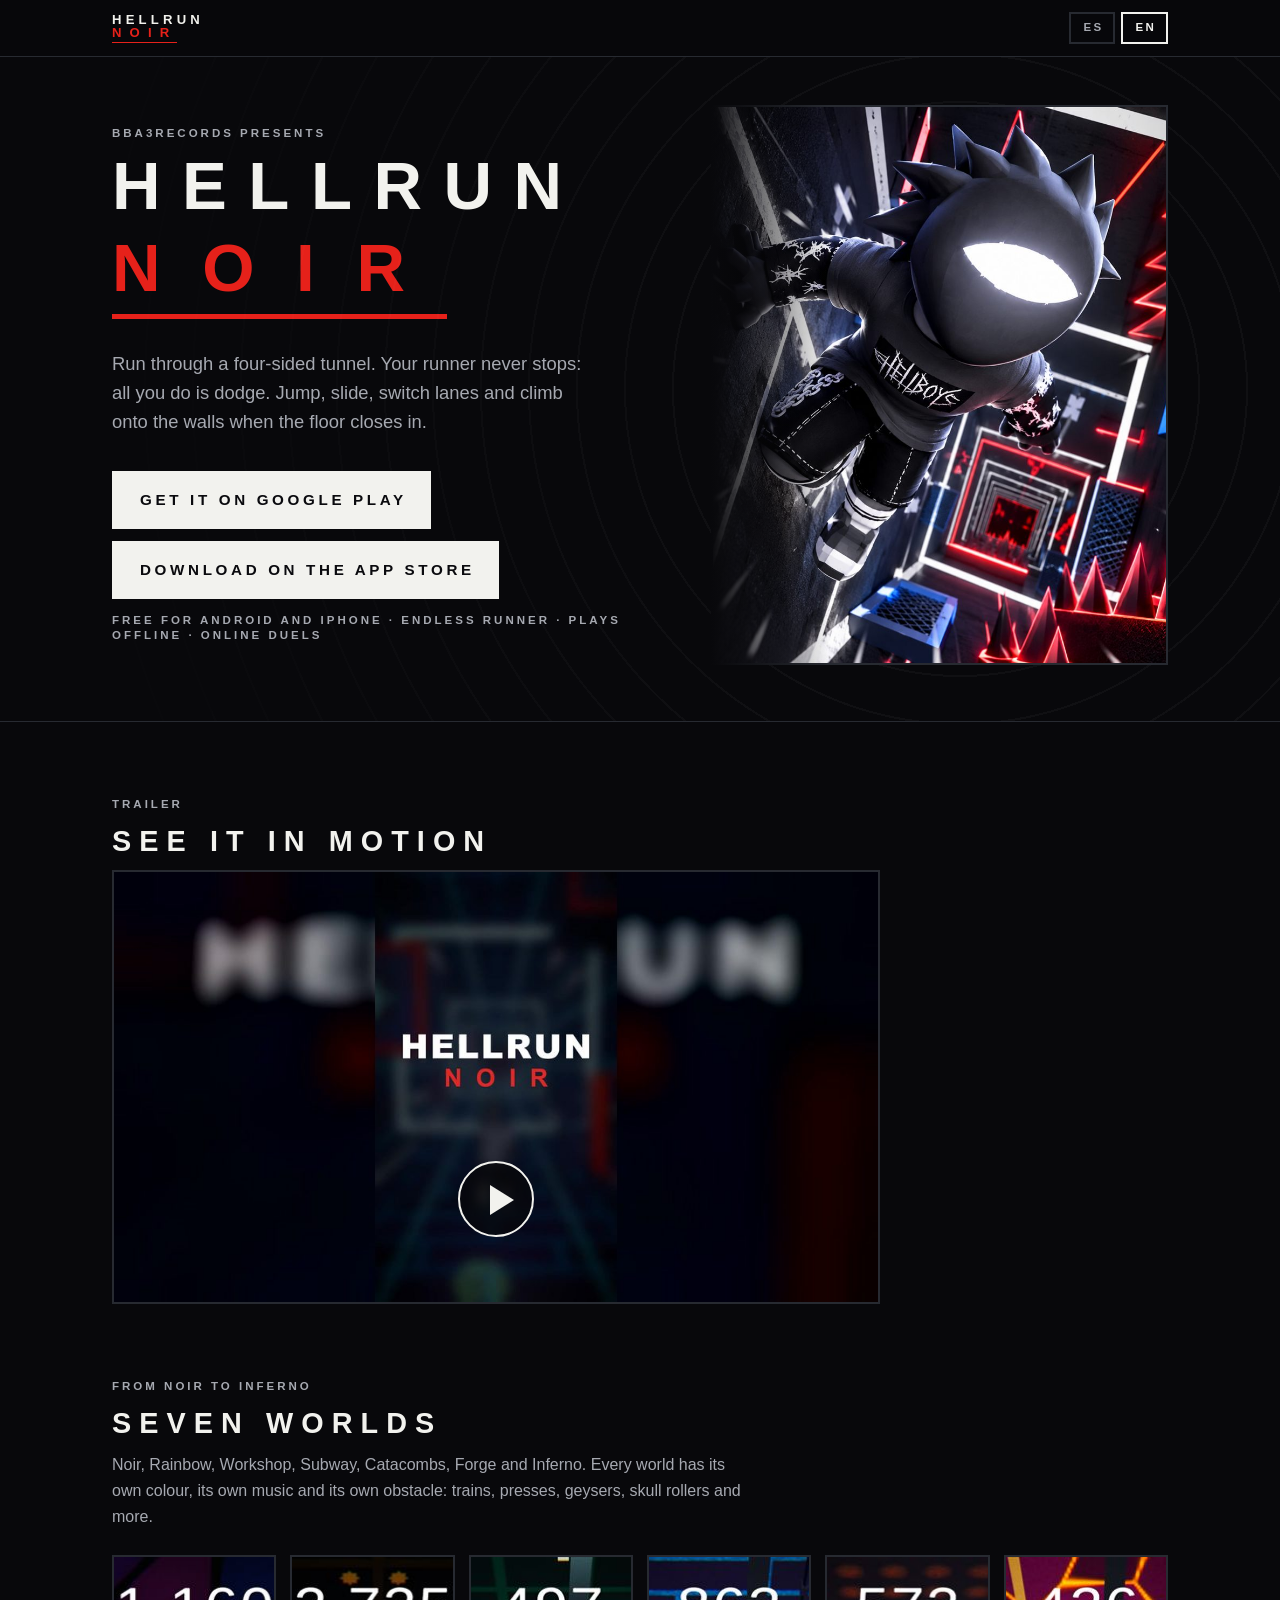
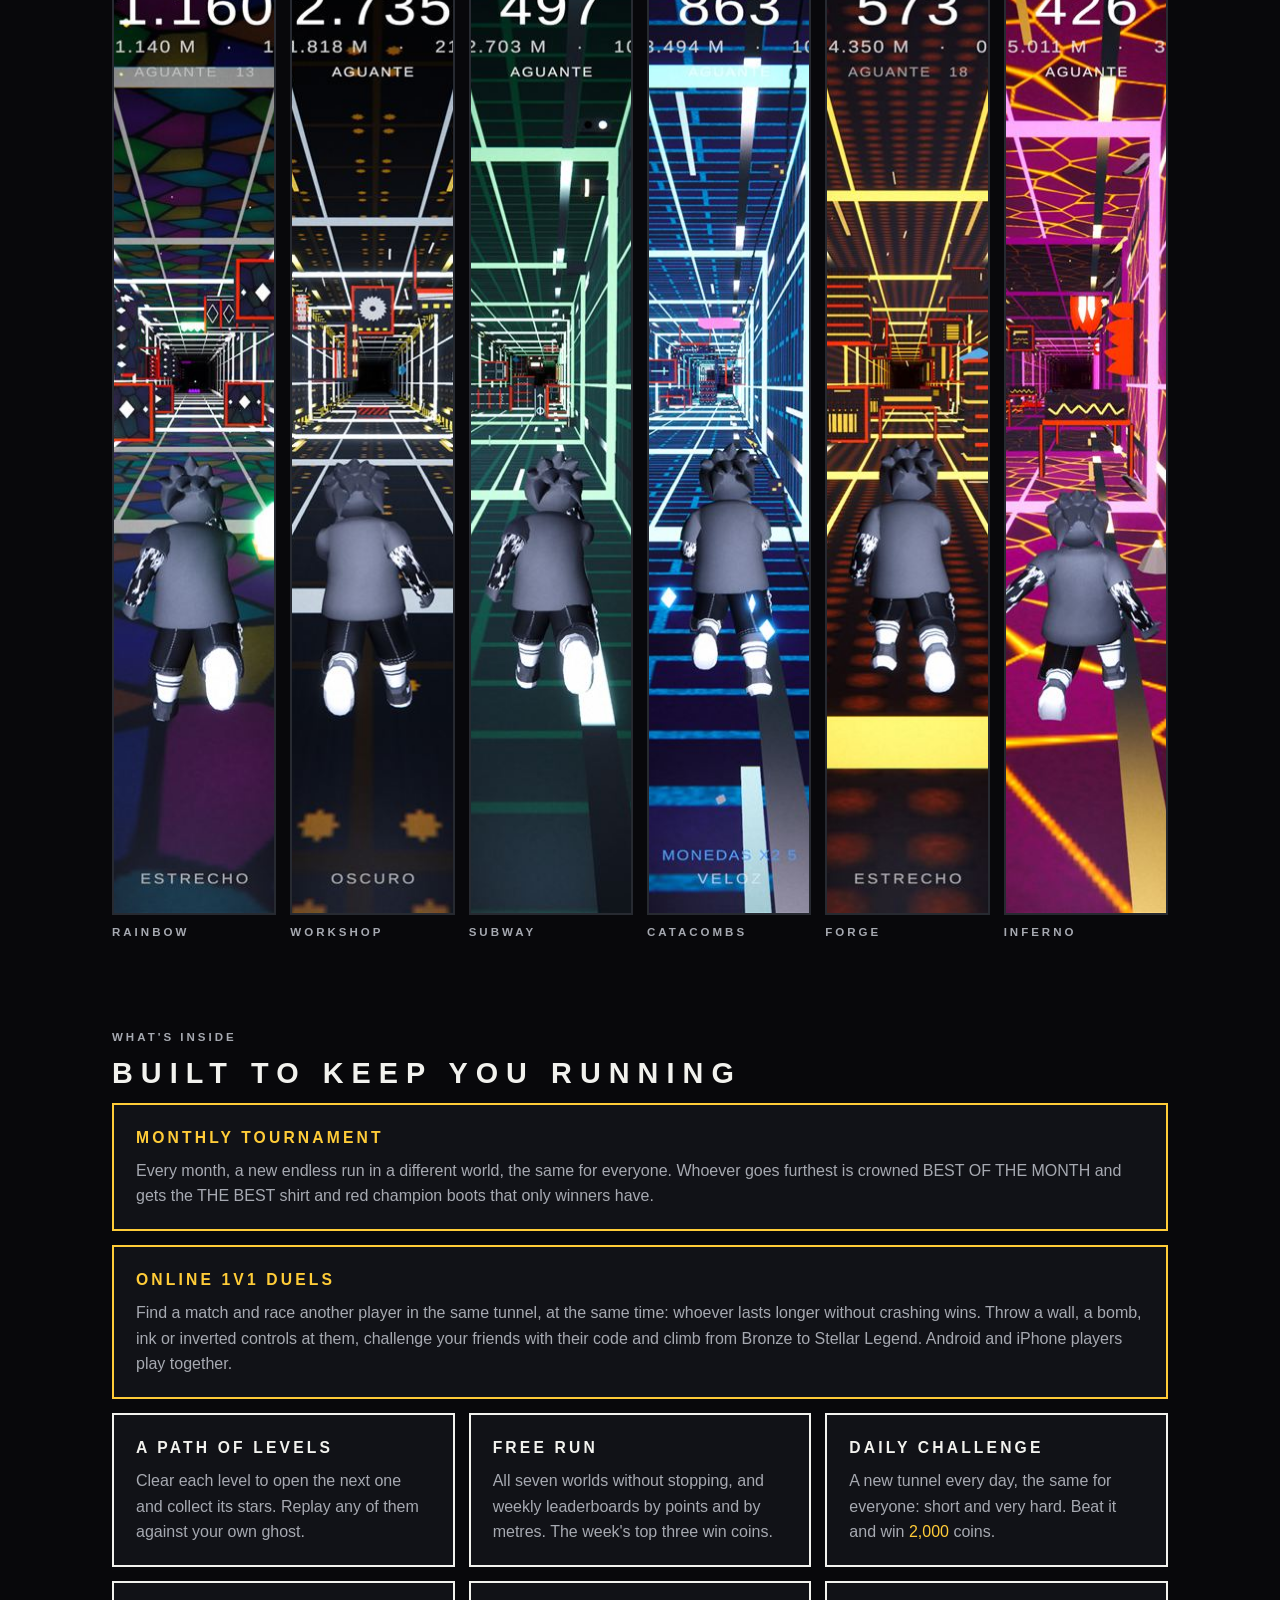
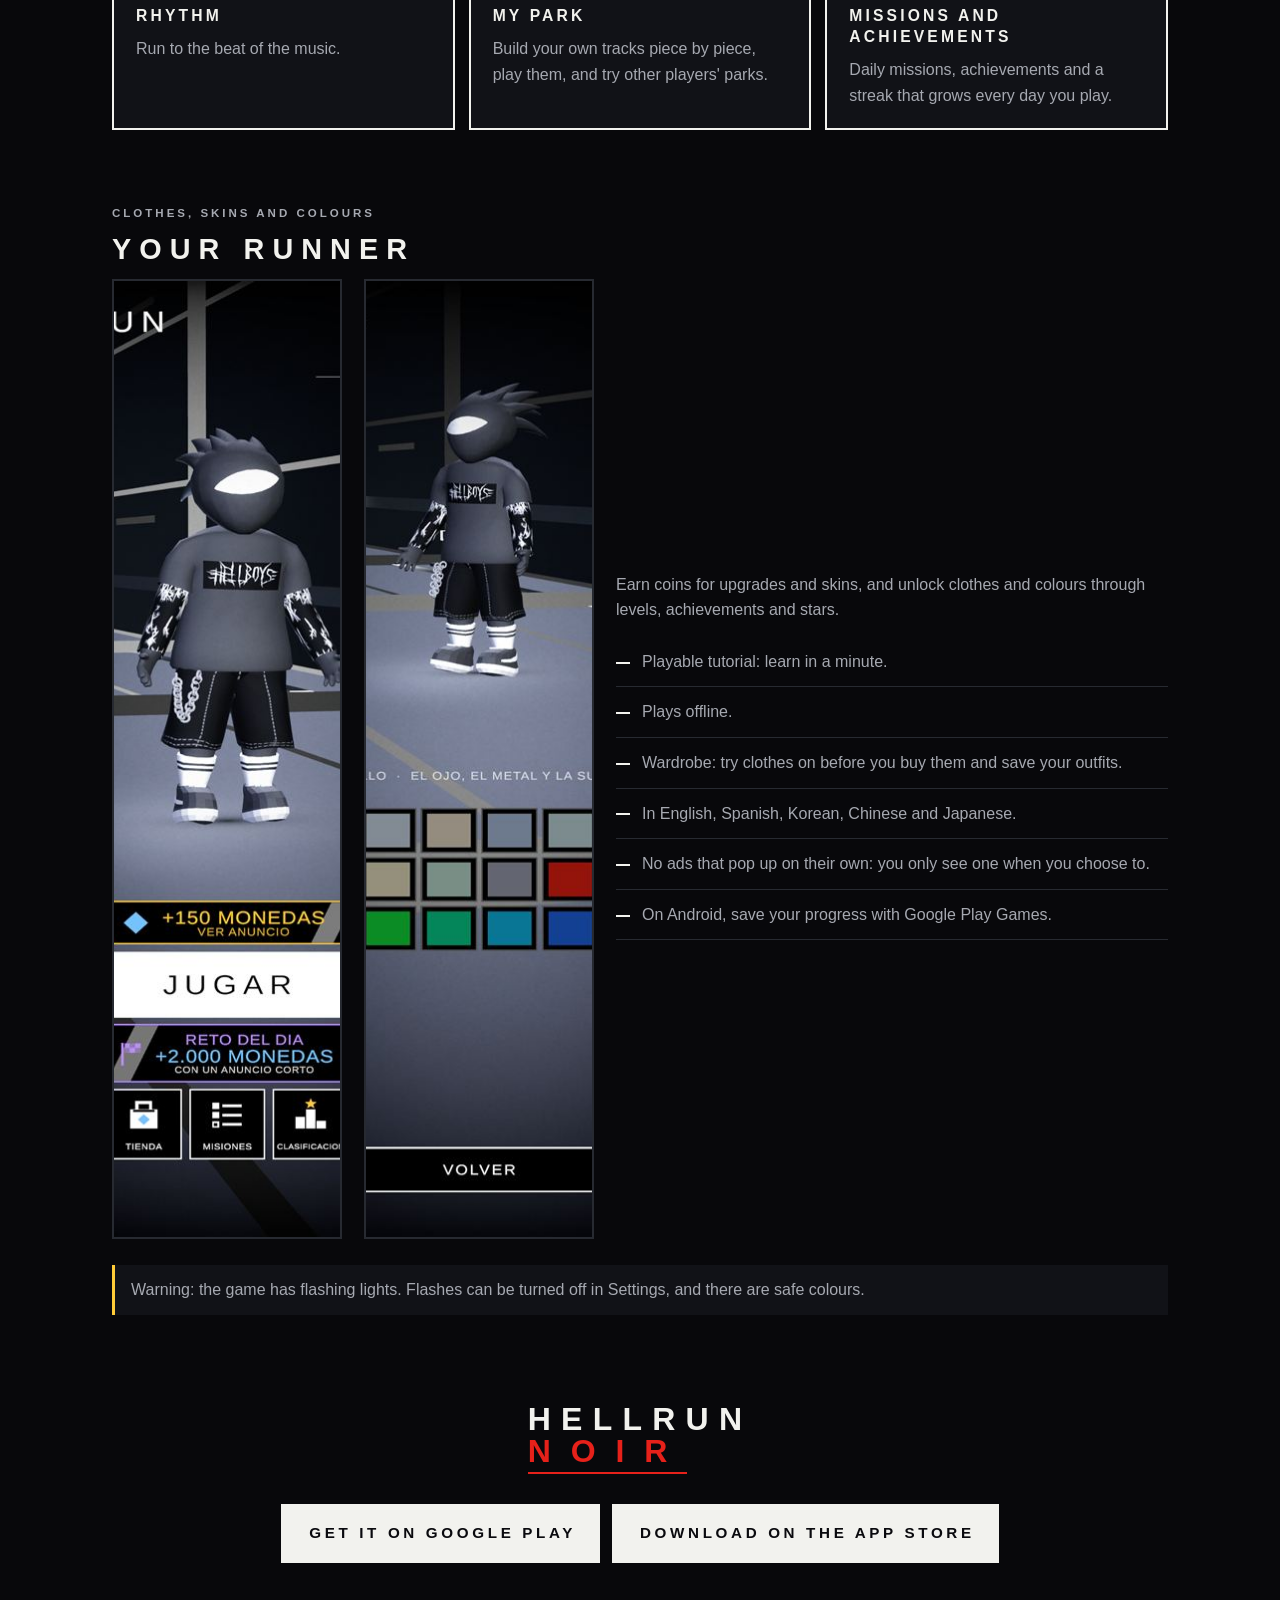
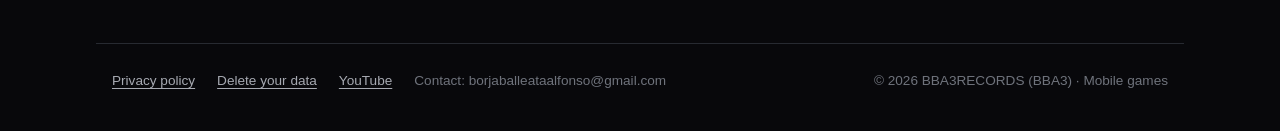
<file: index.html>
<!doctype html>
<html lang="es" data-lang="es">
<head>
<meta charset="utf-8">
<meta name="viewport" content="width=device-width, initial-scale=1">
<title>Hellrun Noir: juego de móvil de correr sin internet | BBA3RECORDS</title>
<meta name="description" content="Hellrun Noir, el juego de móvil de BBA3RECORDS: un juego de correr sin fin (endless runner) gratis para Android y iPhone, sin internet y con duelos online 1 contra 1, 7 mundos y torneo del mes.">
<meta name="google-site-verification" content="RJa-HpV4dviTgqKKE8-YPXoAASHLoadqeyHEnCPbqNs">
<link rel="canonical" href="https://bba3recordsdev.github.io/">
<meta name="theme-color" content="#08080b">
<meta property="og:type" content="website">
<meta property="og:site_name" content="Hellrun Noir">
<meta property="og:url" content="https://bba3recordsdev.github.io/">
<meta property="og:title" content="Hellrun Noir: el juego de móvil de BBA3RECORDS">
<meta property="og:description" content="Gratis en Android y iPhone, y sin internet: salta, esquiva y corre por las paredes de un túnel de neón en 7 mundos. Duelos online 1 contra 1, torneo del mes y un camino de niveles.">
<meta property="og:image" content="https://bba3recordsdev.github.io/img/caratula.jpg">
<meta property="og:image:width" content="1000">
<meta property="og:image:height" content="1032">
<meta property="og:image:alt" content="El corredor de Hellrun Noir bajando por el túnel de neón">
<meta property="og:locale" content="es_ES">
<meta property="og:locale:alternate" content="en_US">
<meta name="twitter:card" content="summary_large_image">
<link rel="icon" href="img/icono.jpg">
<link rel="stylesheet" href="estilo.css">
<script type="application/ld+json">
{
  "@context": "https://schema.org",
  "@graph": [
  {
  "@type": "WebSite",
  "@id": "https://bba3recordsdev.github.io/#web",
  "url": "https://bba3recordsdev.github.io/",
  "name": "Hellrun Noir",
  "alternateName": ["Hellrun", "Hellrun Noir de BBA3RECORDS"],
  "inLanguage": ["es", "en"],
  "publisher": { "@id": "https://bba3recordsdev.github.io/#bba3" }
  },
  {
  "@type": "Organization",
  "@id": "https://bba3recordsdev.github.io/#bba3",
  "name": "BBA3RECORDS",
  "alternateName": ["BBA3", "BBA3 Records", "BBA3REC"],
  "url": "https://bba3recordsdev.github.io/",
  "logo": "https://bba3recordsdev.github.io/img/icono.jpg",
  "email": "borjaballeataalfonso@gmail.com",
  "sameAs": ["https://play.google.com/store/apps/developer?id=BBA3RECORDS", "https://apps.apple.com/app/id6829120269", "https://www.youtube.com/@BBA3REC", "https://github.com/BBA3RECORDSdev"]
  },
  {
  "@type": "VideoGame",
  "@id": "https://bba3recordsdev.github.io/#juego",
  "name": "Hellrun Noir",
  "alternateName": "Hellrun",
  "url": "https://bba3recordsdev.github.io/",
  "image": "https://bba3recordsdev.github.io/img/caratula.jpg",
  "description": "Juego de correr sin fin (endless runner) para Android y iPhone: salta, esquiva y corre por las paredes de un túnel de neón en 7 mundos. Gratis y sin internet, con duelos online 1 contra 1, torneo del mes, reto del día y un camino de niveles.",
  "genre": ["Endless runner", "Arcade", "Acción"],
  "gamePlatform": ["Android", "iOS"],
  "operatingSystem": "Android, iOS",
  "applicationCategory": "GameApplication",
  "playMode": ["SinglePlayer", "MultiPlayer"],
  "inLanguage": ["es", "en", "ko", "zh-Hans", "zh-Hant", "ja"],
  "installUrl": ["https://play.google.com/store/apps/details?id=com.hellrun.noir", "https://apps.apple.com/app/id6829120269"],
  "sameAs": ["https://play.google.com/store/apps/details?id=com.hellrun.noir", "https://apps.apple.com/app/id6829120269"],
  "offers": { "@type": "Offer", "price": "0", "priceCurrency": "EUR" },
  "author": { "@id": "https://bba3recordsdev.github.io/#bba3" },
  "publisher": { "@id": "https://bba3recordsdev.github.io/#bba3" }
  }
  ]
}
</script>
</head>
<body>

<header class="bar">
  <div class="bar-inner">
    <a class="logo" href="./" aria-label="Hellrun Noir"><b>Hellrun</b><i>Noir</i></a>
    <div class="langs" role="group" aria-label="Idioma / Language">
      <button id="btn-es" type="button" aria-pressed="true">ES</button>
      <button id="btn-en" type="button" aria-pressed="false">EN</button>
    </div>
  </div>
</header>

<section class="hero">
  <div class="tunnel"></div>
  <div class="hero-inner">
    <div>
      <p class="label"><span class="es">BBA3RECORDS presenta</span><span class="en">BBA3RECORDS presents</span></p>
      <h1 class="logo" aria-label="Hellrun Noir"><b>Hellrun</b><i>Noir</i></h1>
      <p class="tagline">
        <span class="es">Corre por un túnel de cuatro caras. Tu corredor no para: tú solo esquivas. Salta, derrapa, cambia de carril y súbete a las paredes cuando el suelo se cierra.</span>
        <span class="en">Run through a four-sided tunnel. Your runner never stops: all you do is dodge. Jump, slide, switch lanes and climb onto the walls when the floor closes in.</span>
      </p>
      <div class="stores">
        <a class="btn main" href="https://play.google.com/store/apps/details?id=com.hellrun.noir">
          <span class="es">Descargar en Google Play</span><span class="en">Get it on Google Play</span>
        </a>
        <a class="btn main" href="https://apps.apple.com/app/id6829120269">
          <span class="es">Descargar en el App Store</span><span class="en">Download on the App Store</span>
        </a>
      </div>
      <p class="label small"><span class="es">Gratis para Android y iPhone · Correr sin fin · Sin internet · Duelos online</span><span class="en">Free for Android and iPhone · Endless runner · Plays offline · Online duels</span></p>
    </div>
    <div class="hero-art">
      <img src="img/caratula.jpg" width="1000" height="1032" alt="El corredor de Hellrun Noir bajando por el túnel de neón">
    </div>
  </div>
</section>

<section class="block">
  <p class="label"><span class="es">Tráiler</span><span class="en">Trailer</span></p>
  <h2><span class="es">Míralo en marcha</span><span class="en">See it in motion</span></h2>
  <a class="trailer es" href="https://www.youtube.com/watch?v=3CGnwUldty4" aria-label="Ver el tráiler de Hellrun Noir en YouTube">
    <img src="img/trailer.jpg" width="960" height="540" alt="Tráiler de Hellrun Noir, juego de correr sin fin" loading="lazy">
    <span class="play" aria-hidden="true"></span>
  </a>
  <a class="trailer en" href="https://www.youtube.com/watch?v=8VWQgn6UTsE" aria-label="Watch the Hellrun Noir trailer on YouTube">
    <img src="img/trailer.jpg" width="960" height="540" alt="Hellrun Noir endless runner trailer" loading="lazy">
    <span class="play" aria-hidden="true"></span>
  </a>
</section>

<section class="block">
  <p class="label"><span class="es">Del Noir al Infierno</span><span class="en">From Noir to Inferno</span></p>
  <h2><span class="es">Siete mundos</span><span class="en">Seven worlds</span></h2>
  <p class="intro">
    <span class="es">Noir, Arcoíris, Taller, Metro, Catacumbas, Forja e Infierno. Cada mundo tiene su color, su música y su propio obstáculo: trenes, prensas, géiseres, rodillos de calaveras y mucho más.</span>
    <span class="en">Noir, Rainbow, Workshop, Subway, Catacombs, Forge and Inferno. Every world has its own colour, its own music and its own obstacle: trains, presses, geysers, skull rollers and more.</span>
  </p>
  <div class="shots">
    <figure><img src="img/c3_arcoiris.jpg" width="540" height="960" alt="Hellrun Noir: el mundo Arcoíris" loading="lazy"><figcaption class="label"><span class="es">Arcoíris</span><span class="en">Rainbow</span></figcaption></figure>
    <figure><img src="img/c4_taller.jpg" width="540" height="960" alt="Hellrun Noir: el mundo Taller" loading="lazy"><figcaption class="label"><span class="es">Taller</span><span class="en">Workshop</span></figcaption></figure>
    <figure><img src="img/c6_metro.jpg" width="540" height="960" alt="Hellrun Noir: el mundo Metro, con trenes de frente" loading="lazy"><figcaption class="label"><span class="es">Metro</span><span class="en">Subway</span></figcaption></figure>
    <figure><img src="img/c7_catacumbas.jpg" width="540" height="960" alt="Hellrun Noir: el mundo Catacumbas" loading="lazy"><figcaption class="label"><span class="es">Catacumbas</span><span class="en">Catacombs</span></figcaption></figure>
    <figure><img src="img/c8_forja.jpg" width="540" height="960" alt="Hellrun Noir: el mundo Forja" loading="lazy"><figcaption class="label"><span class="es">Forja</span><span class="en">Forge</span></figcaption></figure>
    <figure><img src="img/c8_infierno.jpg" width="540" height="960" alt="Hellrun Noir: el mundo Infierno" loading="lazy"><figcaption class="label"><span class="es">Infierno</span><span class="en">Inferno</span></figcaption></figure>
  </div>
</section>

<section class="block">
  <p class="label"><span class="es">Qué hay dentro</span><span class="en">What's inside</span></p>
  <h2><span class="es">Para jugar mucho</span><span class="en">Built to keep you running</span></h2>
  <div class="grid">
    <div class="card wide">
      <h3><span class="es">Torneo del mes</span><span class="en">Monthly tournament</span></h3>
      <p><span class="es">Cada mes, una carrera infinita nueva en un mundo distinto, la misma para todos. El que llegue más lejos se corona EL MEJOR DEL MES y se lleva la camiseta THE BEST y unas botas de campeón rojas que solo tienen los ganadores.</span><span class="en">Every month, a new endless run in a different world, the same for everyone. Whoever goes furthest is crowned BEST OF THE MONTH and gets the THE BEST shirt and red champion boots that only winners have.</span></p>
    </div>
    <div class="card wide">
      <h3><span class="es">Duelos online 1 contra 1</span><span class="en">Online 1v1 duels</span></h3>
      <p><span class="es">Busca partida y corre contra otro jugador en el mismo túnel, a la vez: gana quien aguanta más sin estamparse. Lánzale un muro, una bomba, tinta o los controles al revés, reta a tus amigos con su código y sube de Bronce a Leyenda Estelar. Juegan juntos los de Android y los de iPhone.</span><span class="en">Find a match and race another player in the same tunnel, at the same time: whoever lasts longer without crashing wins. Throw a wall, a bomb, ink or inverted controls at them, challenge your friends with their code and climb from Bronze to Stellar Legend. Android and iPhone players play together.</span></p>
    </div>
    <div class="card">
      <h3><span class="es">Un camino de niveles</span><span class="en">A path of levels</span></h3>
      <p><span class="es">Supera cada nivel para abrir el siguiente y consigue sus estrellas. Repite cualquiera contra tu propio fantasma.</span><span class="en">Clear each level to open the next one and collect its stars. Replay any of them against your own ghost.</span></p>
    </div>
    <div class="card">
      <h3><span class="es">Carrera libre</span><span class="en">Free run</span></h3>
      <p><span class="es">Los siete mundos sin parar y clasificaciones de la semana, por puntos y por metros. Los tres primeros de cada semana ganan monedas.</span><span class="en">All seven worlds without stopping, and weekly leaderboards by points and by metres. The week's top three win coins.</span></p>
    </div>
    <div class="card">
      <h3><span class="es">Reto del día</span><span class="en">Daily challenge</span></h3>
      <p><span class="es">Un túnel nuevo cada día, el mismo para todos: corto y muy difícil. Supéralo y gana <span class="num">2.000</span> monedas.</span><span class="en">A new tunnel every day, the same for everyone: short and very hard. Beat it and win <span class="num">2,000</span> coins.</span></p>
    </div>
    <div class="card">
      <h3><span class="es">Ritmo</span><span class="en">Rhythm</span></h3>
      <p><span class="es">Corre al compás de la música.</span><span class="en">Run to the beat of the music.</span></p>
    </div>
    <div class="card">
      <h3><span class="es">Mi parque</span><span class="en">My park</span></h3>
      <p><span class="es">Construye tus propios circuitos pieza a pieza, juégalos y prueba los parques de otros jugadores.</span><span class="en">Build your own tracks piece by piece, play them, and try other players' parks.</span></p>
    </div>
    <div class="card">
      <h3><span class="es">Misiones y logros</span><span class="en">Missions and achievements</span></h3>
      <p><span class="es">Misiones diarias, logros y una racha que crece cada día que juegas.</span><span class="en">Daily missions, achievements and a streak that grows every day you play.</span></p>
    </div>
  </div>
</section>

<section class="block">
  <p class="label"><span class="es">Ropa, pieles y colores</span><span class="en">Clothes, skins and colours</span></p>
  <h2><span class="es">Tu corredor</span><span class="en">Your runner</span></h2>
  <div class="runner">
    <img src="img/c1_sala.jpg" width="540" height="960" alt="La sala de Hellrun Noir con el corredor" loading="lazy">
    <img src="img/c5_atuendo.jpg" width="540" height="960" alt="El armario de Hellrun Noir para personalizar al corredor" loading="lazy">
    <div class="text">
      <p><span class="es">Gana monedas para mejoras y pieles, y desbloquea ropa y colores con los niveles, los logros y las estrellas.</span><span class="en">Earn coins for upgrades and skins, and unlock clothes and colours through levels, achievements and stars.</span></p>
      <ul class="dash">
        <li><span class="es">Tutorial jugable: se aprende en un minuto.</span><span class="en">Playable tutorial: learn in a minute.</span></li>
        <li><span class="es">Se juega sin conexión.</span><span class="en">Plays offline.</span></li>
        <li><span class="es">Armario: pruébate la ropa antes de comprarla y guarda tus conjuntos.</span><span class="en">Wardrobe: try clothes on before you buy them and save your outfits.</span></li>
        <li><span class="es">En español, inglés, coreano, chino y japonés.</span><span class="en">In English, Spanish, Korean, Chinese and Japanese.</span></li>
        <li><span class="es">Sin anuncios que salten solos: solo ves uno cuando lo eliges.</span><span class="en">No ads that pop up on their own: you only see one when you choose to.</span></li>
        <li><span class="es">En Android, copia de tu partida con Google Play Juegos.</span><span class="en">On Android, save your progress with Google Play Games.</span></li>
      </ul>
    </div>
  </div>
  <p class="warn"><span class="es">Aviso: el juego tiene luces que parpadean. Los destellos se pueden quitar en Ajustes, y hay colores seguros.</span><span class="en">Warning: the game has flashing lights. Flashes can be turned off in Settings, and there are safe colours.</span></p>
</section>

<section class="cta-end">
  <a class="logo" href="#" aria-label="Hellrun Noir"><b>Hellrun</b><i>Noir</i></a><br>
  <div class="stores">
    <a class="btn main" href="https://play.google.com/store/apps/details?id=com.hellrun.noir"><span class="es">Descargar en Google Play</span><span class="en">Get it on Google Play</span></a>
    <a class="btn main" href="https://apps.apple.com/app/id6829120269"><span class="es">Descargar en el App Store</span><span class="en">Download on the App Store</span></a>
  </div>
</section>

<footer class="foot">
  <nav>
    <a href="privacidad.html"><span class="es">Política de privacidad</span><span class="en">Privacy policy</span></a>
    <a href="privacidad.html#borrar" class="es">Borrar tus datos</a>
    <a href="privacidad.html#delete" class="en">Delete your data</a>
    <a href="https://www.youtube.com/@BBA3REC">YouTube</a>
    <span><span class="es">Contacto:</span><span class="en">Contact:</span> <span class="mail">borjaballeataalfonso@gmail.com</span></span>
  </nav>
  <span>© 2026 BBA3RECORDS (BBA3) · <span class="es">Juegos para móvil</span><span class="en">Mobile games</span></span>
</footer>

<script>
  (function () {
    var root = document.documentElement;
    var btns = { es: document.getElementById('btn-es'), en: document.getElementById('btn-en') };
    function apply(lang) {
      if (lang !== 'en') lang = 'es';
      root.setAttribute('data-lang', lang);
      root.setAttribute('lang', lang);
      btns.es.setAttribute('aria-pressed', String(lang === 'es'));
      btns.en.setAttribute('aria-pressed', String(lang === 'en'));
      try { localStorage.setItem('hellrun.privacy.lang', lang); } catch (e) {}
    }
    var start = 'es';
    try {
      var saved = localStorage.getItem('hellrun.privacy.lang');
      if (saved === 'es' || saved === 'en') start = saved;
      else if ((navigator.language || '').slice(0, 2).toLowerCase() !== 'es') start = 'en';
    } catch (e) {}
    apply(start);
    btns.es.addEventListener('click', function () { apply('es'); });
    btns.en.addEventListener('click', function () { apply('en'); });
  })();
</script>
</body>
</html>
</file>
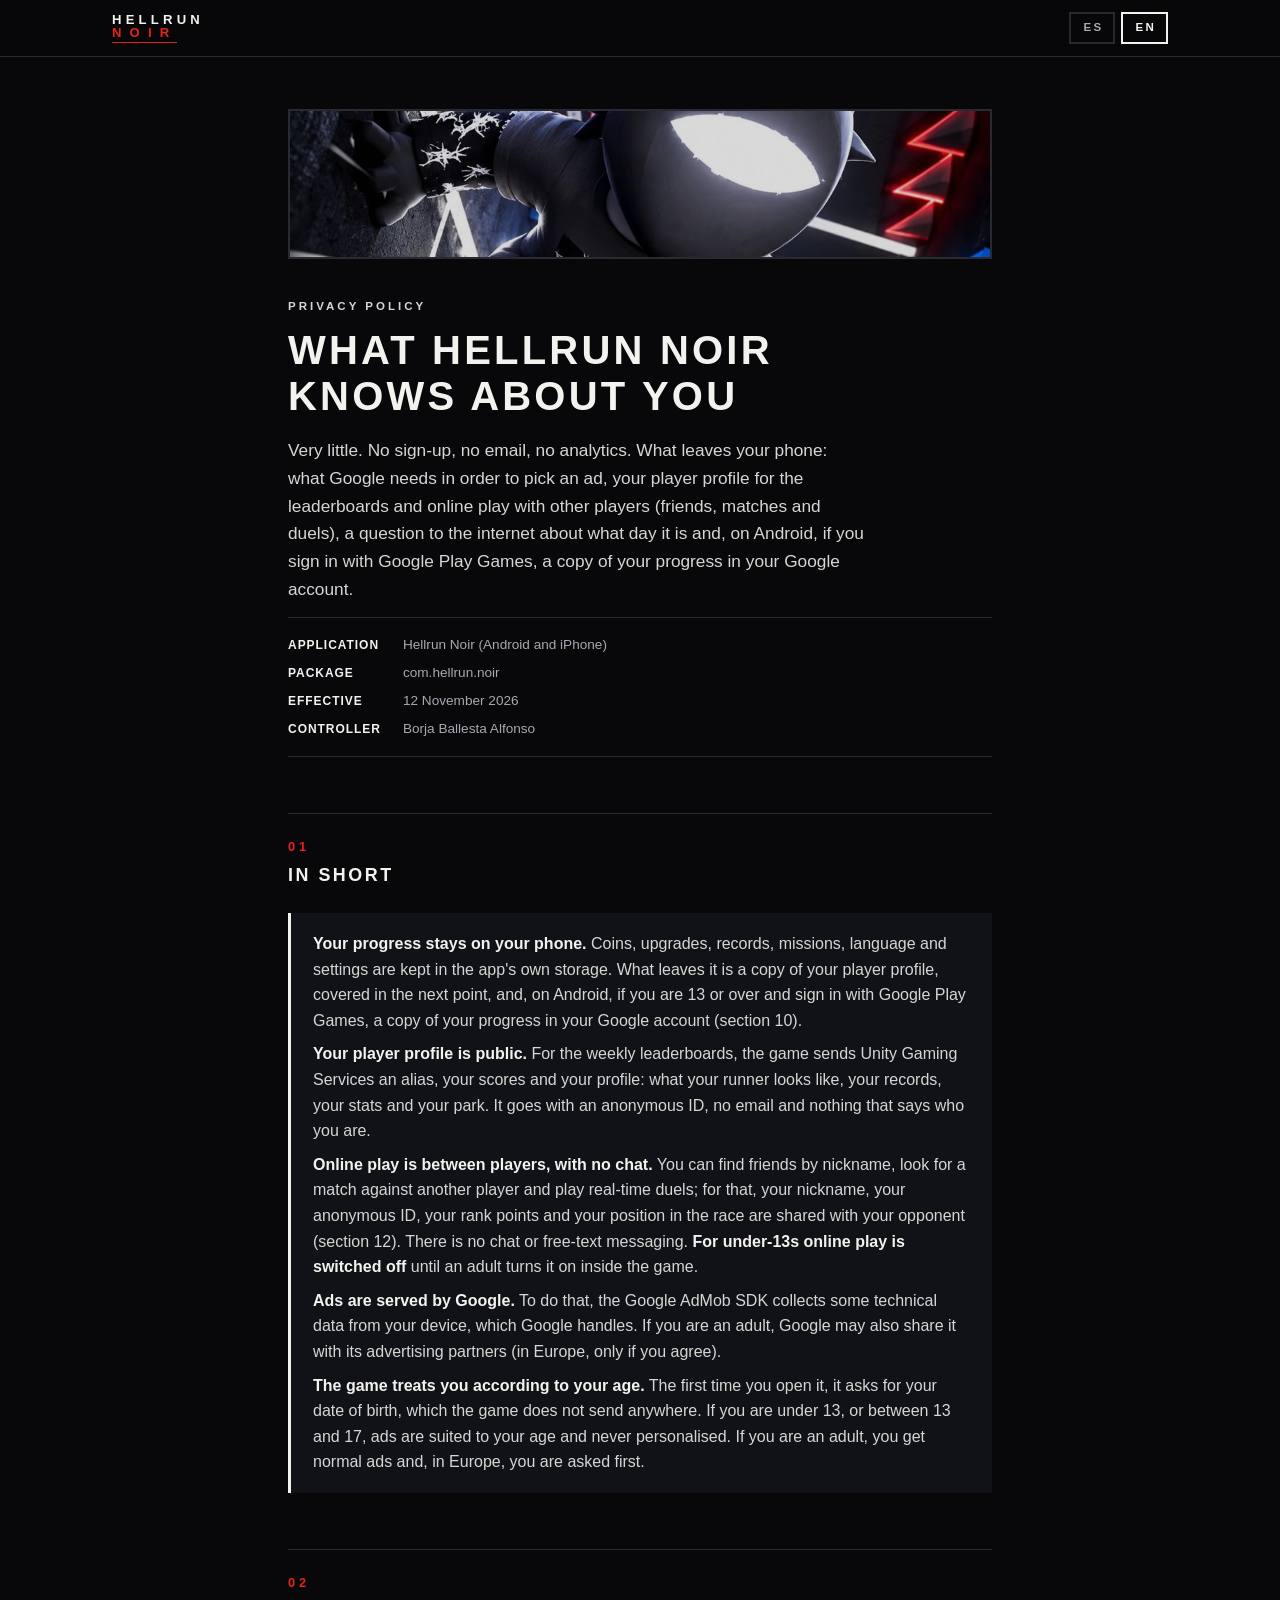
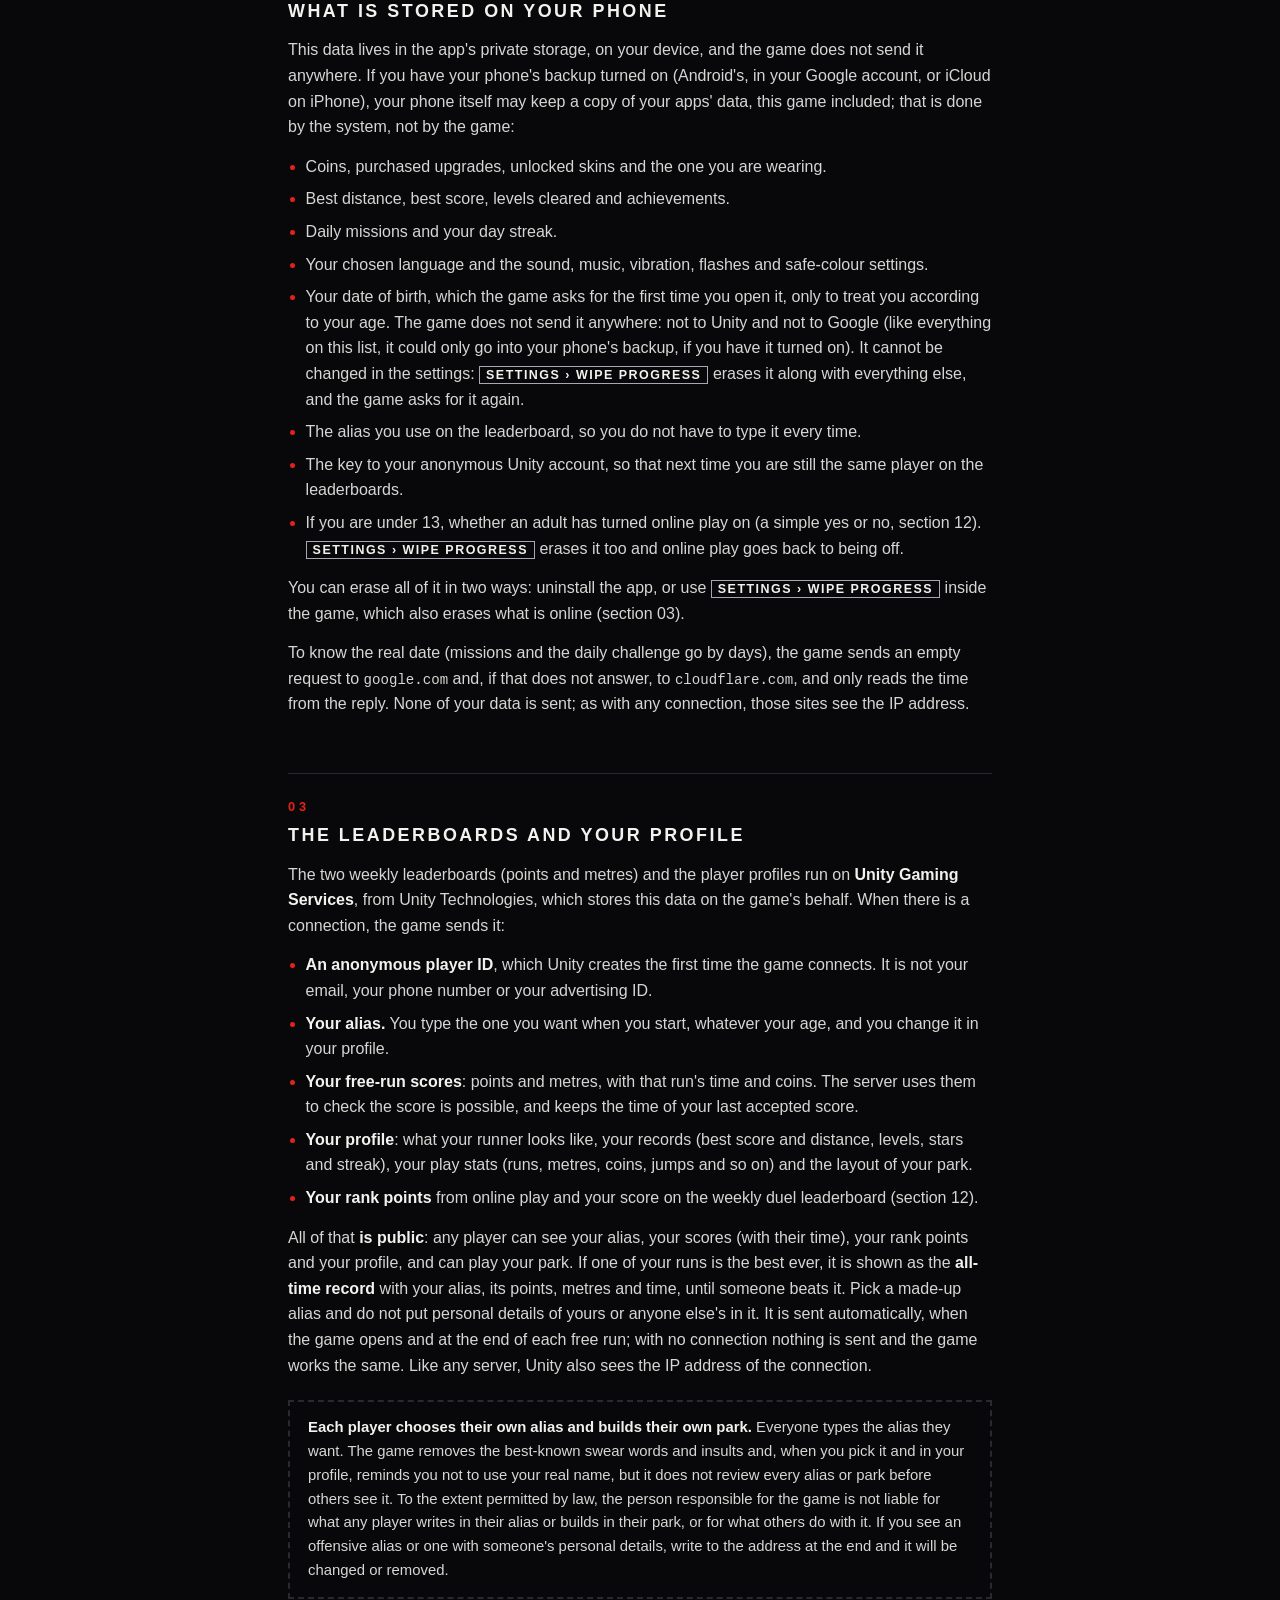
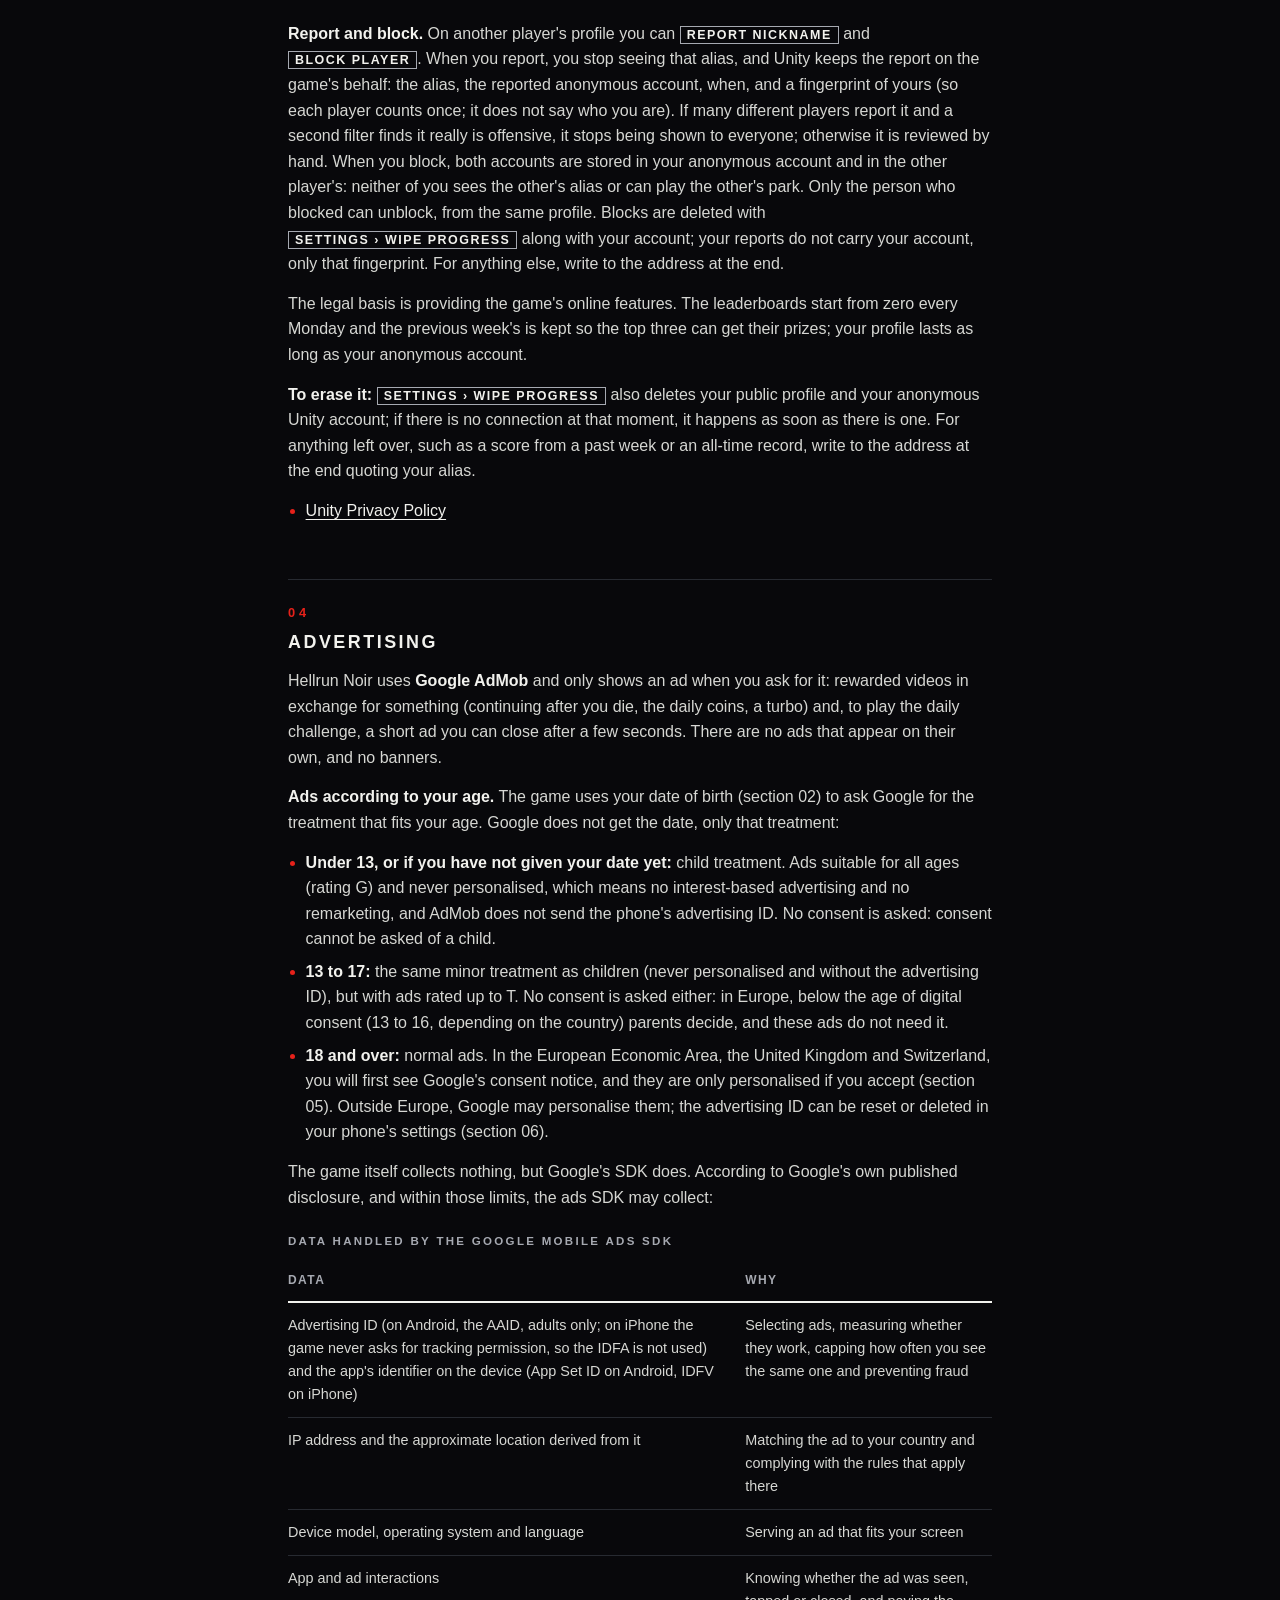
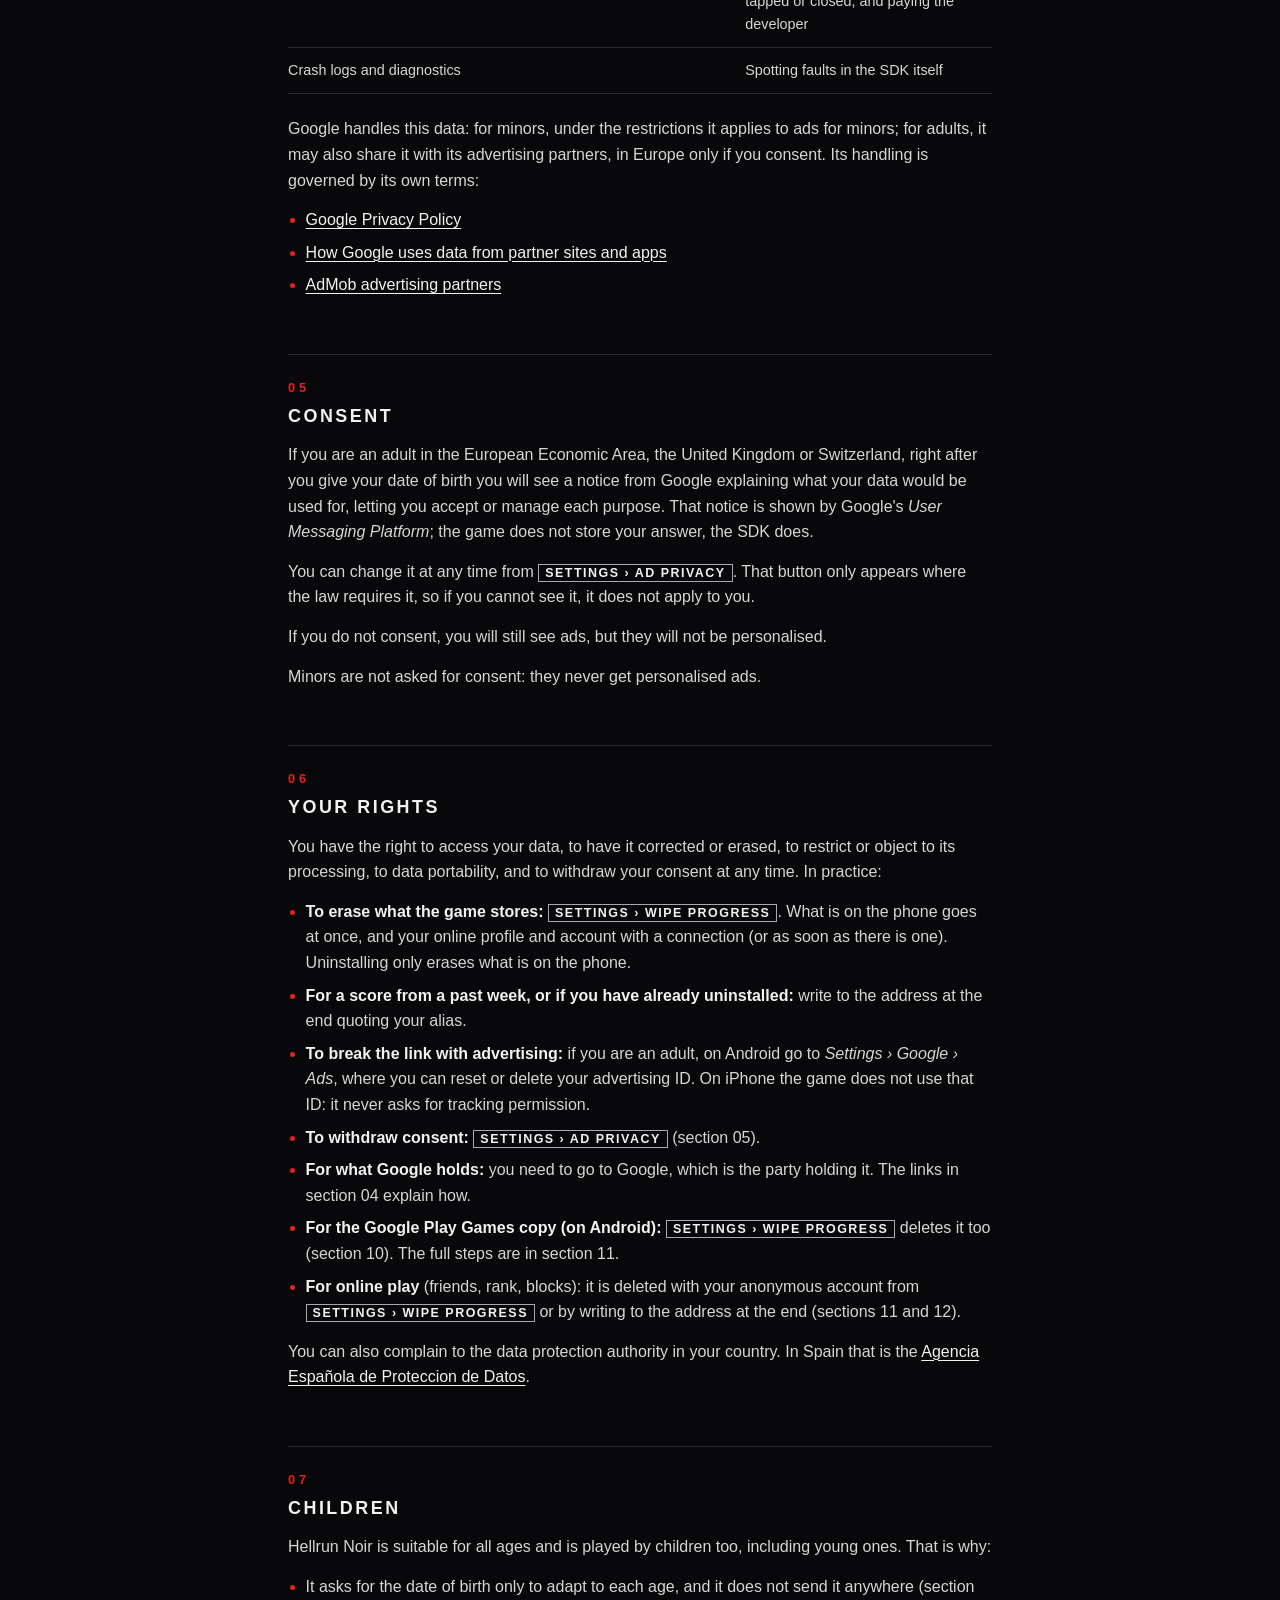
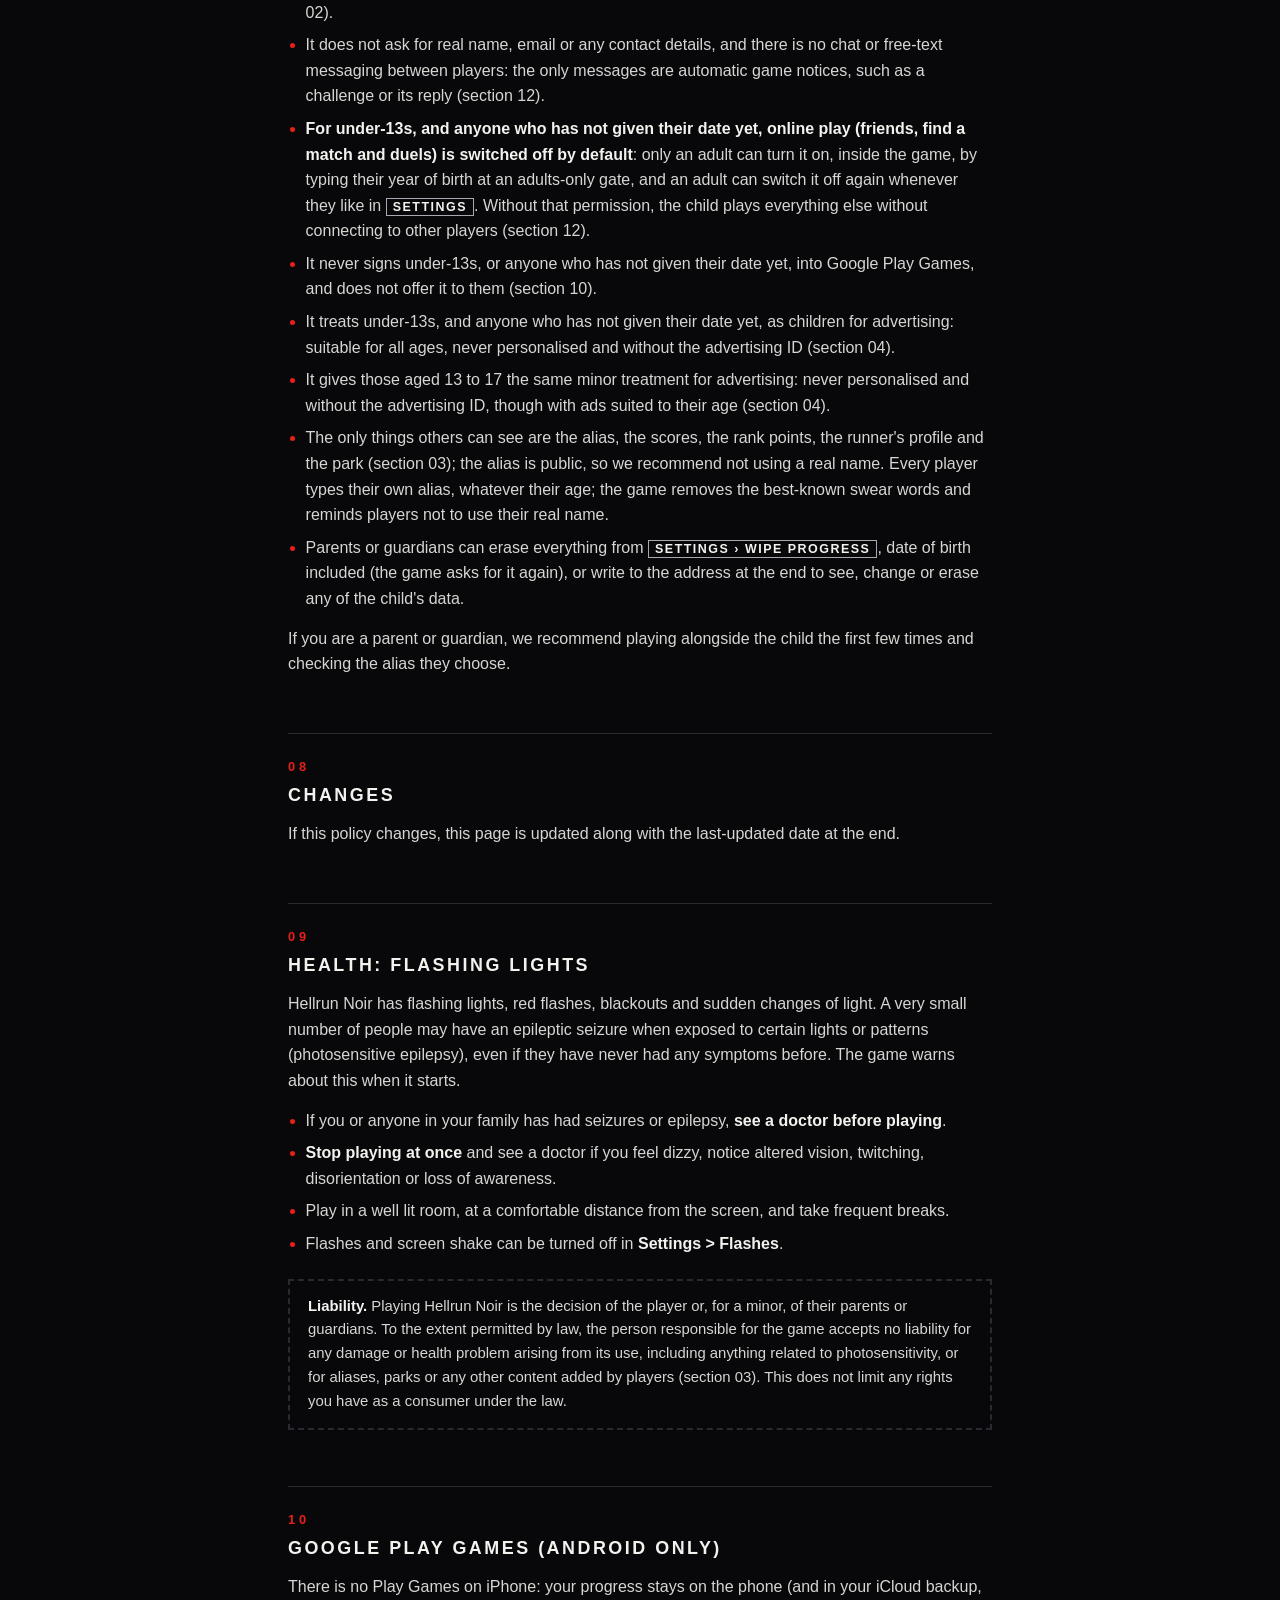
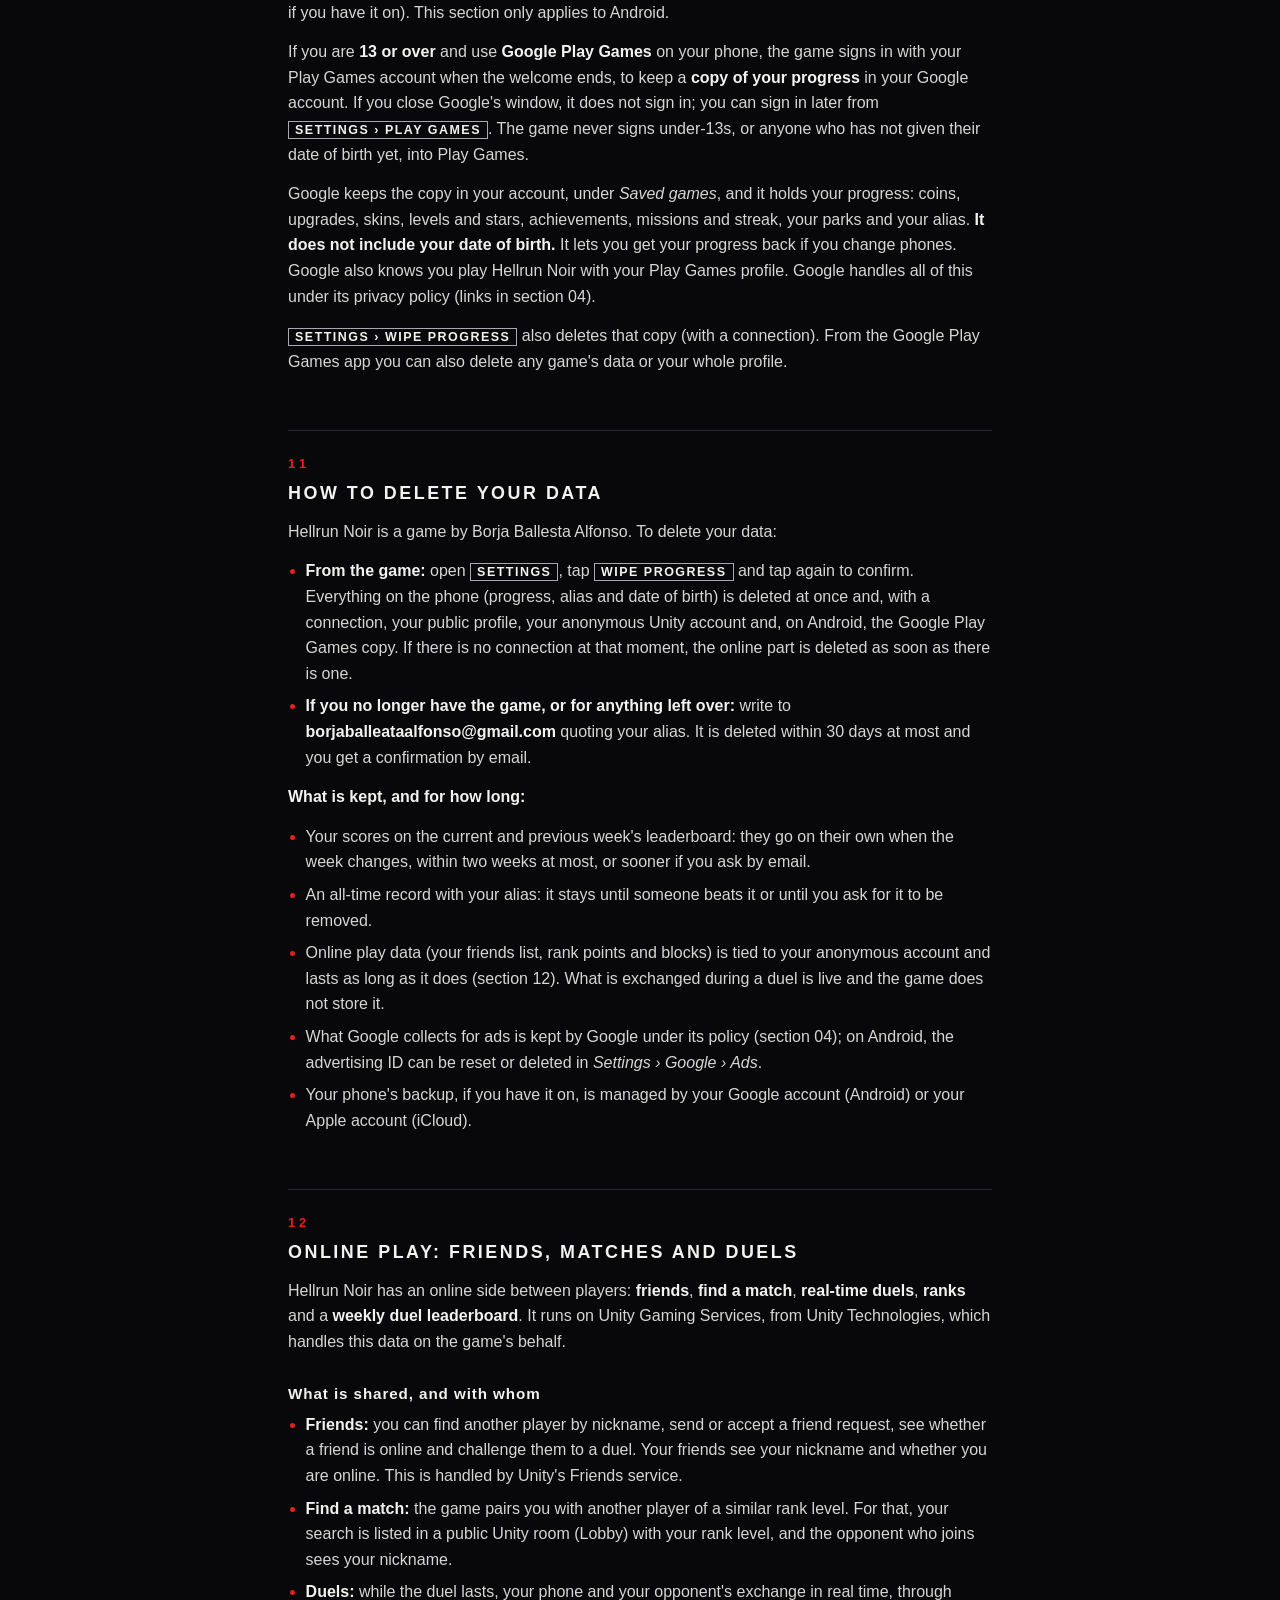
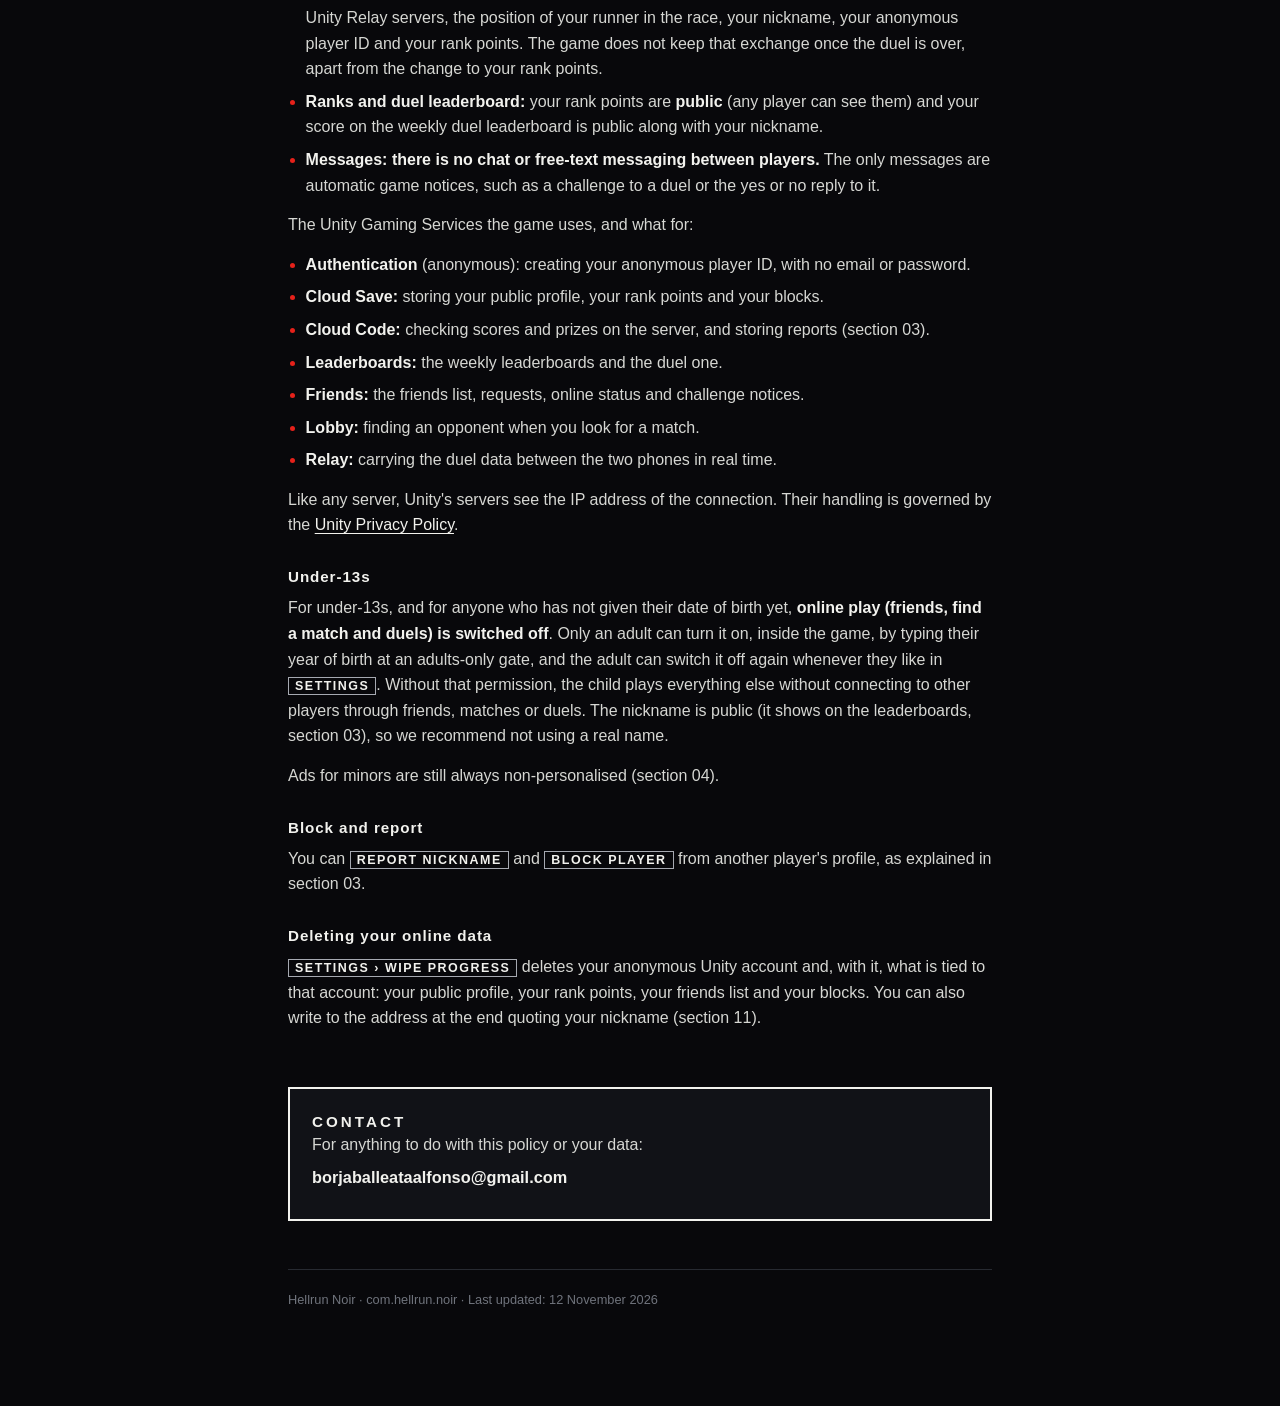
<file: privacidad.html>
<!doctype html>
<html lang="es">
<head>
<meta charset="utf-8">
<meta name="viewport" content="width=device-width, initial-scale=1">
<title>Privacidad de Hellrun Noir</title>
<meta name="description" content="Politica de privacidad de Hellrun Noir: que datos salen del movil, para que y como borrarlos.">
<link rel="icon" href="img/icono.jpg">
<link rel="stylesheet" href="estilo.css">
</head>
<body>
<header class="bar">
  <div class="bar-inner">
    <a class="logo" href="./" aria-label="Hellrun Noir"><b>Hellrun</b><i>Noir</i></a>
    <div class="langs" role="group" aria-label="Idioma / Language">
      <button id="btn-es" type="button" aria-pressed="true">ES</button>
      <button id="btn-en" type="button" aria-pressed="false">EN</button>
    </div>
  </div>
</header>

<main class="doc">
<div class="doc-hero"><img src="img/caratula.jpg" alt="" width="1000" height="1032"></div>

<!-- ============================== CASTELLANO ============================== -->
<article id="doc-es" lang="es">

  <p class="eyebrow">Politica de privacidad</p>
  <h1>Que sabe de ti Hellrun Noir</h1>
  <p class="standfirst">Poco. No hay registro, ni correo, ni analiticas. Del telefono sale lo que Google necesita para elegir un anuncio, tu perfil de jugador para las clasificaciones y el juego online con otros jugadores (amigos, partidas y duelos), una pregunta a internet para saber que dia es y, en Android, si entras con Google Play Juegos, una copia de tu partida en tu cuenta de Google.</p>

  <dl class="meta">
    <dt>Aplicacion</dt><dd>Hellrun Noir (Android e iPhone)</dd>
    <dt>Paquete</dt><dd>com.hellrun.noir</dd>
    <dt>Vigente desde</dt><dd>12 de noviembre de 2026</dd>
    <dt>Responsable</dt><dd>Borja Ballesta Alfonso</dd>
  </dl>

  <h2><span class="num">01</span>En corto</h2>
  <div class="lede">
    <p><strong>Tu partida se queda en tu movil.</strong> Monedas, mejoras, records, misiones, idioma y ajustes se guardan en el almacenamiento de la propia aplicacion. De ahi sale una copia de tu perfil de jugador, que es el punto siguiente, y, en Android, si tienes 13 años o mas y entras con Google Play Juegos, una copia de tu partida en tu cuenta de Google (apartado 10).</p>
    <p><strong>Tu perfil de jugador es publico.</strong> Para las clasificaciones de la semana, el juego manda a Unity Gaming Services un alias, tus marcas y tu perfil: como es tu corredor, tus records, tus estadisticas y tu parque. Va con un identificador anonimo, sin correo y sin nada que diga quien eres.</p>
    <p><strong>El juego online es entre jugadores, sin chat.</strong> Puedes buscar amigos por su apodo, buscar partida contra otro jugador y jugar duelos en tiempo real; para eso se comparten con el rival tu apodo, tu identificador anonimo, tus puntos de rango y tu posicion en la carrera (apartado 12). No hay chat ni mensajes de texto libres. <strong>Para menores de 13 años el online esta apagado</strong> hasta que un adulto lo activa dentro del juego.</p>
    <p><strong>Los anuncios los sirve Google.</strong> Para eso, el SDK de Google AdMob recoge algunos datos tecnicos de tu dispositivo y los trata Google. Si eres adulto, Google tambien puede compartirlos con sus socios publicitarios (en Europa, solo si lo aceptas).</p>
    <p><strong>El juego te trata segun tu edad.</strong> La primera vez que lo abres te pide tu fecha de nacimiento, que el juego no manda a ningun sitio. Si tienes menos de 13 años, o entre 13 y 17, los anuncios son para tu edad y nunca personalizados. Si eres adulto, ves anuncios normales y, en Europa, se te pregunta antes.</p>
  </div>

  <h2><span class="num">02</span>Lo que se guarda en tu telefono</h2>
  <p>Estos datos viven en el almacenamiento privado de la aplicacion, en tu dispositivo, y el juego no los manda a ninguna parte. Si tienes activada la copia de seguridad del telefono (la de Android, en tu cuenta de Google, o la de iCloud en el iPhone), el propio telefono puede guardar una copia de los datos de tus aplicaciones, este juego incluido; eso lo hace el sistema, no el juego:</p>
  <ul>
    <li>Monedas, mejoras compradas, aspectos desbloqueados y el que llevas puesto.</li>
    <li>Distancia maxima, mejor puntuacion, niveles superados y logros.</li>
    <li>Las misiones del dia y la racha de dias seguidos.</li>
    <li>El idioma elegido y los ajustes de sonido, musica, vibracion, destellos y color seguro.</li>
    <li>Tu fecha de nacimiento, que el juego te pregunta la primera vez que lo abres, solo para tratarte segun tu edad. El juego no la manda a ningun sitio: ni a Unity ni a Google (como todo lo de esta lista, solo podria ir en la copia de seguridad del telefono, si la tienes activada). No se cambia desde los ajustes: <span class="ui">AJUSTES &rsaquo; BORRAR PROGRESO</span> la borra con todo lo demas, y el juego la vuelve a preguntar.</li>
    <li>El alias que usas en la clasificacion, para no tener que escribirlo cada vez.</li>
    <li>La llave de tu cuenta anonima de Unity, para que la proxima vez sigas siendo el mismo jugador en las clasificaciones.</li>
    <li>Si eres menor de 13 años, si un adulto ha activado el juego online (un simple si o no, apartado 12). <span class="ui">AJUSTES &rsaquo; BORRAR PROGRESO</span> lo borra tambien y el online vuelve a quedar apagado.</li>
  </ul>
  <p>Se borra todo de dos maneras: desinstalando la aplicacion, o desde <span class="ui">AJUSTES &rsaquo; BORRAR PROGRESO</span> dentro del juego, que borra ademas lo que hay en internet (apartado 03).</p>
  <p>Para saber que dia es de verdad (las misiones y el reto diario van por dias), el juego hace una peticion vacia a <code>google.com</code> y, si no contesta, a <code>cloudflare.com</code>, y solo lee la hora de la respuesta. No se manda ningun dato tuyo; como en cualquier conexion, esas webs ven la direccion IP.</p>

  <h2><span class="num">03</span>Las clasificaciones y tu perfil</h2>
  <p>Las dos clasificaciones de la semana (por puntos y por metros) y los perfiles de los jugadores funcionan con <strong>Unity Gaming Services</strong>, de Unity Technologies, que guarda estos datos por encargo del juego. Con conexion, el juego le manda:</p>
  <ul>
    <li><strong>Un identificador anonimo de jugador</strong>, que Unity crea la primera vez que el juego se conecta. No es tu correo, ni tu telefono, ni el identificador de publicidad.</li>
    <li><strong>Tu alias.</strong> Lo escribes tu al empezar, el que quieras, tengas la edad que tengas, y se cambia en tu perfil.</li>
    <li><strong>Tus marcas de carrera libre</strong>: puntos y metros, con el tiempo y las monedas de esa carrera. El servidor los usa para comprobar que la marca es posible, y guarda la hora de tu ultima marca aceptada.</li>
    <li><strong>Tu perfil</strong>: el aspecto de tu corredor, tus records (mejor puntuacion y distancia, niveles, estrellas y racha), tus estadisticas de juego (partidas, metros, monedas, saltos y demas) y el trazado de tu parque.</li>
    <li><strong>Tus puntos de rango</strong> del juego online y tu marca en la clasificacion semanal del duelo (apartado 12).</li>
  </ul>
  <p>Todo eso <strong>es publico</strong>: cualquier jugador ve tu alias, tus marcas (con su tiempo), tus puntos de rango y tu perfil, y puede jugar tu parque. Si una carrera tuya es la mejor de siempre, sale como <strong>record de siempre</strong> con tu alias, sus puntos, sus metros y su tiempo, hasta que alguien la supere. Elige un alias inventado y no pongas ahi datos personales tuyos ni de nadie. Se manda solo, al abrir el juego y al acabar cada carrera libre; sin conexion no sale nada y el juego funciona igual. Como cualquier servidor, Unity ve ademas la direccion IP de la conexion.</p>
  <div class="note">
    <p><strong>Los alias y los parques los pone cada jugador.</strong> Cada uno escribe el alias que quiere. El juego quita las palabrotas e insultos mas conocidos y, al elegirlo y en tu perfil, te recuerda que no uses tu nombre real, pero no revisa uno por uno los alias ni los parques antes de que se vean. En la medida en que la ley lo permita, el responsable del juego no se hace cargo de lo que cada jugador escriba en su alias o construya en su parque, ni de lo que otros hagan con ello. Si ves un alias ofensivo o con datos personales de alguien, escribe al correo del final y se cambiara o se borrara.</p>
  </div>
  <p><strong>Denunciar y bloquear.</strong> En el perfil de otro jugador puedes <span class="ui">DENUNCIAR APODO</span> y <span class="ui">BLOQUEAR JUGADOR</span>. Al denunciar, a ti ese apodo deja de salirte, y Unity guarda la denuncia por encargo del juego: el apodo, la cuenta anonima denunciada, cuando y una huella de la tuya (sirve para que cada jugador cuente una vez, no dice quien eres). Si lo denuncian muchos jugadores distintos y un segundo filtro ve que de verdad es ofensivo, se deja de enseñar a todos; si no, se revisa a mano. Al bloquear, se guardan en tu cuenta anonima y en la del otro jugador las dos cuentas: ninguno ve el alias del otro ni puede jugar su parque. Solo quien bloquea puede desbloquear, desde el mismo perfil. Los bloqueos se borran con <span class="ui">AJUSTES &rsaquo; BORRAR PROGRESO</span> junto con tu cuenta; tus denuncias no llevan tu cuenta, solo esa huella. Para cualquier duda, escribe al correo del final.</p>
  <p>La base legal es darte las funciones online del juego. Las clasificaciones empiezan de cero cada lunes y la de la semana anterior se guarda para dar los premios a los tres primeros; tu perfil dura lo que dure tu cuenta anonima.</p>
  <p><strong>Para borrarlo:</strong> <span class="ui">AJUSTES &rsaquo; BORRAR PROGRESO</span> borra tambien tu perfil publico y tu cuenta anonima en Unity; si en ese momento no hay conexion, se hace en cuanto la haya. Para cualquier resto, como una marca de una semana pasada o un record de siempre, escribe al correo del final diciendo tu alias.</p>
  <ul>
    <li><a href="https://unity.com/legal/privacy-policy" target="_blank" rel="noopener">Politica de privacidad de Unity</a></li>
  </ul>

  <h2><span class="num">04</span>Los anuncios</h2>
  <p>Hellrun Noir usa <strong>Google AdMob</strong> y solo pone un anuncio cuando lo pides tu: videos recompensados a cambio de algo (seguir despues de morir, las monedas del dia, un turbo) y, para jugar el reto del dia, un anuncio corto que se puede cerrar a los pocos segundos. No hay anuncios que aparezcan solos ni banners.</p>
  <p><strong>Anuncios segun tu edad.</strong> El juego usa tu fecha de nacimiento (apartado 02) para pedir a Google el trato que toca a tu edad. A Google no le llega la fecha, solo ese trato:</p>
  <ul>
    <li><strong>Menos de 13 años, o si aun no has dicho tu fecha:</strong> trato de niño. Anuncios aptos para todas las edades (clasificacion G) y nunca personalizados, es decir, nada de publicidad segun tus intereses ni de remarketing, y AdMob no manda el identificador de publicidad del telefono. No se pide consentimiento: a un niño no se le puede pedir.</li>
    <li><strong>De 13 a 17 años:</strong> el mismo trato de menor que a los niños (nunca personalizados y sin el identificador de publicidad), pero con anuncios hasta la clasificacion T. Tampoco se pide consentimiento: en Europa, por debajo de la edad de consentimiento digital (de 13 a 16 años, segun el pais) deciden los padres, y estos anuncios no lo necesitan.</li>
    <li><strong>18 años o mas:</strong> anuncios normales. En el Espacio Economico Europeo, Reino Unido y Suiza, antes veras el aviso de consentimiento de Google, y solo se personalizan si aceptas (apartado 05). Fuera de Europa, Google puede personalizarlos; el identificador de publicidad se puede restablecer o eliminar en los ajustes del telefono (apartado 06).</li>
  </ul>
  <p>Aunque el juego no recoge nada por su cuenta, el SDK de Google si. Segun la informacion que publica el propio Google, y con esas limitaciones, el SDK de anuncios puede recoger:</p>

  <div class="scroller">
    <table>
      <caption>Datos que trata el SDK de Google Mobile Ads</caption>
      <thead>
        <tr><th scope="col">Dato</th><th scope="col">Para que</th></tr>
      </thead>
      <tbody>
        <tr><td>Identificador de publicidad (en Android, el AAID, solo de los adultos; en el iPhone el juego no pide el permiso de rastreo, asi que el IDFA no se usa) y el identificador de la app en el dispositivo (ID del conjunto de aplicaciones en Android, IDFV en el iPhone)</td><td>Elegir anuncios, medir si funcionan, limitar cuantas veces ves el mismo y evitar fraudes</td></tr>
        <tr><td>Direccion IP y ubicacion aproximada derivada de ella</td><td>Adaptar el anuncio al pais y cumplir la normativa que aplique alli</td></tr>
        <tr><td>Modelo de dispositivo, sistema operativo e idioma</td><td>Servir un anuncio que se vea bien en tu pantalla</td></tr>
        <tr><td>Interacciones con la aplicacion y con el anuncio</td><td>Saber si el anuncio se vio, se pulso o se cerro, y pagar al desarrollador</td></tr>
        <tr><td>Informes de fallos y diagnosticos</td><td>Detectar errores del propio SDK</td></tr>
      </tbody>
    </table>
  </div>

  <p>Estos datos los trata Google: si eres menor, con las restricciones que aplica a los anuncios para menores; si eres adulto, tambien puede compartirlos con sus socios publicitarios, en Europa solo si das tu consentimiento. Su tratamiento se rige por sus propias condiciones:</p>
  <ul>
    <li><a href="https://policies.google.com/privacy" target="_blank" rel="noopener">Politica de privacidad de Google</a></li>
    <li><a href="https://business.safety.google/privacy/" target="_blank" rel="noopener">Como usa Google los datos de sus socios</a></li>
    <li><a href="https://support.google.com/admob/answer/9012903" target="_blank" rel="noopener">Socios publicitarios de AdMob</a></li>
  </ul>

  <h2><span class="num">05</span>Consentimiento</h2>
  <p>Si eres adulto y estas en el Espacio Economico Europeo, Reino Unido o Suiza, justo despues de decir tu fecha de nacimiento veras un aviso de Google que explica para que se usarian tus datos y te deja aceptar o gestionar las opciones una por una. Ese aviso lo muestra la <em>Plataforma de Mensajes de Usuario</em> de Google; el juego no guarda tu respuesta, la guarda el propio SDK.</p>
  <p>Puedes cambiarla en cualquier momento desde <span class="ui">AJUSTES &rsaquo; PRIVACIDAD DE ANUNCIOS</span>. Ese boton aparece en el juego unicamente donde la normativa lo exige; si no lo ves, es que en tu caso no aplica.</p>
  <p>Si no consientes el uso de tus datos, los anuncios siguen saliendo, pero sin personalizar.</p>
  <p>A los menores no se les pide consentimiento: nunca ven anuncios personalizados.</p>

  <h2><span class="num">06</span>Tus derechos</h2>
  <p>Tienes derecho a acceder a tus datos, rectificarlos, suprimirlos, limitar u oponerte a su tratamiento y a la portabilidad, y a retirar tu consentimiento cuando quieras. En la practica:</p>
  <ul>
    <li><strong>Para borrar lo que guarda el juego:</strong> <span class="ui">AJUSTES &rsaquo; BORRAR PROGRESO</span>. Lo del movil se borra al momento, y tu perfil y tu cuenta online con conexion (o en cuanto la haya). Desinstalar borra solo lo del movil.</li>
    <li><strong>Para una marca de una semana pasada, o si ya desinstalaste:</strong> escribe al correo del final con tu alias.</li>
    <li><strong>Para desvincularte de la publicidad:</strong> si eres adulto, en Android ve a <em>Ajustes &rsaquo; Google &rsaquo; Anuncios</em>, donde puedes restablecer o eliminar tu identificador de publicidad. En el iPhone el juego no usa ese identificador: nunca pide el permiso de rastreo.</li>
    <li><strong>Para retirar el consentimiento:</strong> <span class="ui">AJUSTES &rsaquo; PRIVACIDAD DE ANUNCIOS</span> (apartado 05).</li>
    <li><strong>Para lo que trata Google:</strong> hay que dirigirse a Google, que es quien tiene esos datos. Los enlaces del apartado 04 explican como.</li>
    <li><strong>Para la copia de Google Play Juegos (en Android):</strong> <span class="ui">AJUSTES &rsaquo; BORRAR PROGRESO</span> la borra tambien (apartado 10). Los pasos completos estan en el apartado 11.</li>
    <li><strong>Para lo del juego online</strong> (amigos, rango, bloqueos): se borra con tu cuenta anonima desde <span class="ui">AJUSTES &rsaquo; BORRAR PROGRESO</span> o escribiendo al correo del final (apartados 11 y 12).</li>
  </ul>
  <p>Tambien puedes reclamar ante la autoridad de proteccion de datos de tu pais. En España es la <a href="https://www.aepd.es" target="_blank" rel="noopener">Agencia Española de Proteccion de Datos</a>.</p>

  <h2><span class="num">07</span>Menores</h2>
  <p>Hellrun Noir es apto para todas las edades y lo juegan tambien niños, incluso pequeños. Por eso:</p>
  <ul>
    <li>Pide la fecha de nacimiento solo para adaptarse a cada edad, y no la manda a ningun sitio (apartado 02).</li>
    <li>No pide el nombre real, ni el correo, ni ningun dato de contacto, y no hay chat ni mensajes de texto libres entre jugadores: lo unico que se mandan son avisos automaticos del juego, como un reto o su respuesta (apartado 12).</li>
    <li><strong>A los menores de 13 años, y a quien aun no ha dicho su fecha, el juego online (amigos, buscar partida y duelos) les viene apagado</strong>: solo lo puede activar un adulto dentro del juego, escribiendo su año de nacimiento en una puerta para adultos, y un adulto puede volver a apagarlo cuando quiera en <span class="ui">AJUSTES</span>. Sin ese permiso, el niño juega todo lo demas sin conectarse con otros jugadores (apartado 12).</li>
    <li>A los menores de 13, y a quien aun no ha dicho su fecha, no los mete nunca en Google Play Juegos ni se lo ofrece (apartado 10).</li>
    <li>A los menores de 13, y a quien aun no ha dicho su fecha, los trata como niños en los anuncios: aptos para todos, nunca personalizados y sin el identificador de publicidad (apartado 04).</li>
    <li>A los de 13 a 17 años les da el mismo trato de menor en los anuncios: nunca personalizados y sin el identificador de publicidad, aunque con anuncios para su edad (apartado 04).</li>
    <li>Lo unico que ven los demas es el alias, las marcas, los puntos de rango, el perfil del corredor y el parque (apartado 03); el alias es publico, asi que se recomienda no usar el nombre real. El alias lo escribe cada jugador, tenga la edad que tenga; el juego quita las palabrotas mas conocidas y recuerda que no se use el nombre real.</li>
    <li>Los padres o tutores pueden borrarlo todo desde <span class="ui">AJUSTES &rsaquo; BORRAR PROGRESO</span>, fecha de nacimiento incluida (el juego la vuelve a preguntar), o escribir al correo del final para ver, cambiar o borrar cualquier dato del menor.</li>
  </ul>
  <p>Si eres padre, madre o tutor, te recomendamos acompañar al menor las primeras veces y revisar el alias que elija.</p>

  <h2><span class="num">08</span>Cambios</h2>
  <p>Si esta politica cambia, se actualiza esta misma pagina y con ella la fecha de la ultima actualizacion, al final.</p>

  <h2><span class="num">09</span>Salud: luces y destellos</h2>
  <p>Hellrun Noir tiene luces que parpadean, destellos rojos, apagones y cambios bruscos de luz. A un numero muy pequeño de personas, ciertas luces o patrones pueden provocarles una crisis epileptica (epilepsia fotosensible), incluso sin haber tenido nunca antes ningun sintoma. El juego lo avisa al arrancar.</p>
  <ul>
    <li>Si tu o alguien de tu familia ha tenido crisis o epilepsia, <strong>consulta a un medico antes de jugar</strong>.</li>
    <li><strong>Deja de jugar enseguida</strong> y consulta a un medico si notas mareo, vista alterada, espasmos, desorientacion o perdida de consciencia.</li>
    <li>Juega en un sitio bien iluminado, a una distancia comoda de la pantalla, y descansa a menudo.</li>
    <li>Los destellos y las sacudidas se pueden quitar en <strong>Ajustes &gt; Destellos</strong>.</li>
  </ul>
  <div class="note">
    <p><strong>Responsabilidad.</strong> Jugar a Hellrun Noir es decision de quien juega o, si es menor, de sus padres o tutores. En la medida en que la ley lo permita, el responsable del juego no se hace cargo de los daños ni de los problemas de salud que puedan derivarse de su uso, incluidos los relacionados con la fotosensibilidad, ni de los alias, parques u otros contenidos que pongan los jugadores (apartado 03). Esto no limita los derechos que la ley te reconozca como consumidor.</p>
  </div>

  <h2><span class="num">10</span>Google Play Juegos (solo en Android)</h2>
  <p>En el iPhone no hay Play Juegos: tu partida se queda en el telefono (y en la copia de iCloud, si la tienes activada). Lo de este apartado es solo para Android.</p>
  <p>Si tienes <strong>13 años o mas</strong> y usas <strong>Google Play Juegos</strong> en tu movil, el juego entra con tu cuenta de Play Juegos al acabar la bienvenida, para guardar una <strong>copia de tu partida</strong> en tu cuenta de Google. Si cierras la ventana de Google, no entra; puedes entrar mas tarde desde <span class="ui">AJUSTES &rsaquo; PLAY JUEGOS</span>. A los menores de 13, y a quien aun no ha dicho su fecha de nacimiento, el juego no los mete nunca en Play Juegos.</p>
  <p>La copia la guarda Google en tu cuenta, en <em>Partidas guardadas</em>, y lleva tu progreso: monedas, mejoras, aspectos, niveles y estrellas, logros, misiones y racha, tus parques y tu alias. <strong>No lleva tu fecha de nacimiento.</strong> Sirve para recuperar la partida si cambias de movil. Ademas, Google sabe que juegas a Hellrun Noir con tu perfil de Play Juegos. Todo eso lo trata Google segun su politica de privacidad (enlaces del apartado 04).</p>
  <p><span class="ui">AJUSTES &rsaquo; BORRAR PROGRESO</span> borra tambien esa copia (con conexion). Desde la aplicacion Google Play Juegos puedes ademas borrar los datos de cualquier juego o tu perfil entero.</p>

  <h2 id="borrar"><span class="num">11</span>Como borrar tus datos</h2>
  <p>Hellrun Noir es un juego de Borja Ballesta Alfonso. Para borrar tus datos:</p>
  <ul>
    <li><strong>Desde el juego:</strong> abre <span class="ui">AJUSTES</span>, toca <span class="ui">BORRAR PROGRESO</span> y vuelve a tocar para confirmar. Se borra al momento todo lo del movil (partida, alias y fecha de nacimiento) y, con conexion, tu perfil publico, tu cuenta anonima en Unity y, en Android, la copia de Google Play Juegos. Si no hay conexion en ese momento, lo de internet se borra en cuanto la haya.</li>
    <li><strong>Si ya no tienes el juego, o para lo que quede:</strong> escribe a <strong>borjaballeataalfonso@gmail.com</strong> diciendo tu alias. Se borra en un plazo maximo de 30 dias y se te confirma por correo.</li>
  </ul>
  <p><strong>Lo que se conserva y cuanto tiempo:</strong></p>
  <ul>
    <li>Tus marcas en la clasificacion de la semana en curso y de la anterior: se borran solas al cambiar de semana, como mucho en dos semanas, o antes si lo pides por correo.</li>
    <li>Un record de siempre con tu alias: se queda hasta que alguien lo supere o hasta que pidas que se borre.</li>
    <li>Los datos del juego online (tu lista de amigos, tus puntos de rango y los bloqueos) se asocian a tu cuenta anonima y duran lo que ella (apartado 12). Lo que se intercambia durante un duelo es en directo y el juego no lo guarda.</li>
    <li>Lo que recoge Google para los anuncios lo conserva Google segun su politica (apartado 04); en Android, el identificador de publicidad se restablece o elimina en <em>Ajustes &rsaquo; Google &rsaquo; Anuncios</em>.</li>
    <li>La copia de seguridad del telefono, si la tienes activada, la gestiona tu cuenta de Google (Android) o de Apple (iCloud).</li>
  </ul>

  <h2 id="online"><span class="num">12</span>Juego online: amigos, partidas y duelos</h2>
  <p>Hellrun Noir tiene una parte online entre jugadores: <strong>amigos</strong>, <strong>buscar partida</strong>, <strong>duelos en tiempo real</strong>, <strong>rangos</strong> y una <strong>clasificacion semanal del duelo</strong>. Funciona con Unity Gaming Services, de Unity Technologies, que trata estos datos por encargo del juego.</p>
  <h3>Que se comparte y con quien</h3>
  <ul>
    <li><strong>Amigos:</strong> puedes buscar a otro jugador por su apodo, mandarle o aceptar una solicitud de amistad, ver si un amigo esta conectado y retarle a un duelo. Tus amigos ven tu apodo y si estas conectado. Lo gestiona el servicio Friends de Unity.</li>
    <li><strong>Buscar partida:</strong> el juego te empareja con otro jugador parecido en nivel de rango. Para eso, tu busqueda se anuncia en una sala publica de Unity (Lobby) con tu nivel de rango, y el rival que entra ve tu apodo.</li>
    <li><strong>Duelos:</strong> mientras dura el duelo, tu movil y el del rival se intercambian en tiempo real, a traves de los servidores de Unity Relay, la posicion de tu corredor en la carrera, tu apodo, tu identificador de jugador anonimo y tus puntos de rango. El juego no guarda ese intercambio una vez acabado el duelo, salvo el cambio de tus puntos de rango.</li>
    <li><strong>Rangos y clasificacion del duelo:</strong> tus puntos de rango son <strong>publicos</strong> (cualquier jugador puede verlos) y tu marca en la clasificacion semanal del duelo es publica junto con tu apodo.</li>
    <li><strong>Mensajes:</strong> <strong>no hay chat ni mensajes de texto libres entre jugadores.</strong> Los unicos mensajes son avisos automaticos del juego, como un reto a un duelo o el si o no a ese reto.</li>
  </ul>
  <p>Los servicios de Unity Gaming Services que usa el juego, y para que:</p>
  <ul>
    <li><strong>Authentication</strong> (anonima): crear tu identificador de jugador anonimo, sin correo ni contraseña.</li>
    <li><strong>Cloud Save:</strong> guardar tu perfil publico, tus puntos de rango y tus bloqueos.</li>
    <li><strong>Cloud Code:</strong> comprobar en el servidor las marcas y premios, y guardar las denuncias (apartado 03).</li>
    <li><strong>Leaderboards:</strong> las clasificaciones semanales y la del duelo.</li>
    <li><strong>Friends:</strong> la lista de amigos, las solicitudes, el estado conectado y los avisos de reto.</li>
    <li><strong>Lobby:</strong> encontrar rival al buscar partida.</li>
    <li><strong>Relay:</strong> llevar los datos del duelo entre los dos moviles en tiempo real.</li>
  </ul>
  <p>Como cualquier servidor, los de Unity ven la direccion IP de la conexion. Su tratamiento se rige por la <a href="https://unity.com/legal/privacy-policy" target="_blank" rel="noopener">politica de privacidad de Unity</a>.</p>
  <h3>Menores de 13 años</h3>
  <p>Para los menores de 13 años, y para quien aun no ha dicho su fecha de nacimiento, <strong>el juego online (amigos, buscar partida y duelos) esta apagado</strong>. Solo lo puede activar un adulto dentro del juego, escribiendo su año de nacimiento en una puerta para adultos, y el adulto puede apagarlo de nuevo cuando quiera en <span class="ui">AJUSTES</span>. Mientras no haya ese permiso, el niño juega todo lo demas sin conectarse con otros jugadores a traves de amigos, partidas o duelos. El apodo es publico (se ve en las clasificaciones, apartado 03), asi que recomendamos no usar el nombre real.</p>
  <p>Los anuncios para menores siguen siendo siempre no personalizados (apartado 04).</p>
  <h3>Bloquear y denunciar</h3>
  <p>Puedes <span class="ui">DENUNCIAR APODO</span> y <span class="ui">BLOQUEAR JUGADOR</span> desde el perfil de otro jugador, como se explica en el apartado 03.</p>
  <h3>Borrar tus datos del online</h3>
  <p><span class="ui">AJUSTES &rsaquo; BORRAR PROGRESO</span> borra tu cuenta anonima en Unity y, con ella, lo que esta asociado a esa cuenta: tu perfil publico, tus puntos de rango, tu lista de amigos y tus bloqueos. Tambien puedes escribir al correo del final diciendo tu apodo (apartado 11).</p>

  <div class="contact">
    <h3>Contacto</h3>
    <p>Para cualquier cosa relacionada con esta politica o con tus datos:</p>
    <p><strong class="mail">borjaballeataalfonso@gmail.com</strong></p>
  </div>

  <footer>Hellrun Noir &middot; com.hellrun.noir &middot; Ultima actualizacion: 12 de noviembre de 2026</footer>
</article>

<!-- ================================ ENGLISH =============================== -->
<article id="doc-en" lang="en" hidden>

  <p class="eyebrow">Privacy policy</p>
  <h1>What Hellrun Noir knows about you</h1>
  <p class="standfirst">Very little. No sign-up, no email, no analytics. What leaves your phone: what Google needs in order to pick an ad, your player profile for the leaderboards and online play with other players (friends, matches and duels), a question to the internet about what day it is and, on Android, if you sign in with Google Play Games, a copy of your progress in your Google account.</p>

  <dl class="meta">
    <dt>Application</dt><dd>Hellrun Noir (Android and iPhone)</dd>
    <dt>Package</dt><dd>com.hellrun.noir</dd>
    <dt>Effective</dt><dd>12 November 2026</dd>
    <dt>Controller</dt><dd>Borja Ballesta Alfonso</dd>
  </dl>

  <h2><span class="num">01</span>In short</h2>
  <div class="lede">
    <p><strong>Your progress stays on your phone.</strong> Coins, upgrades, records, missions, language and settings are kept in the app's own storage. What leaves it is a copy of your player profile, covered in the next point, and, on Android, if you are 13 or over and sign in with Google Play Games, a copy of your progress in your Google account (section 10).</p>
    <p><strong>Your player profile is public.</strong> For the weekly leaderboards, the game sends Unity Gaming Services an alias, your scores and your profile: what your runner looks like, your records, your stats and your park. It goes with an anonymous ID, no email and nothing that says who you are.</p>
    <p><strong>Online play is between players, with no chat.</strong> You can find friends by nickname, look for a match against another player and play real-time duels; for that, your nickname, your anonymous ID, your rank points and your position in the race are shared with your opponent (section 12). There is no chat or free-text messaging. <strong>For under-13s online play is switched off</strong> until an adult turns it on inside the game.</p>
    <p><strong>Ads are served by Google.</strong> To do that, the Google AdMob SDK collects some technical data from your device, which Google handles. If you are an adult, Google may also share it with its advertising partners (in Europe, only if you agree).</p>
    <p><strong>The game treats you according to your age.</strong> The first time you open it, it asks for your date of birth, which the game does not send anywhere. If you are under 13, or between 13 and 17, ads are suited to your age and never personalised. If you are an adult, you get normal ads and, in Europe, you are asked first.</p>
  </div>

  <h2><span class="num">02</span>What is stored on your phone</h2>
  <p>This data lives in the app's private storage, on your device, and the game does not send it anywhere. If you have your phone's backup turned on (Android's, in your Google account, or iCloud on iPhone), your phone itself may keep a copy of your apps' data, this game included; that is done by the system, not by the game:</p>
  <ul>
    <li>Coins, purchased upgrades, unlocked skins and the one you are wearing.</li>
    <li>Best distance, best score, levels cleared and achievements.</li>
    <li>Daily missions and your day streak.</li>
    <li>Your chosen language and the sound, music, vibration, flashes and safe-colour settings.</li>
    <li>Your date of birth, which the game asks for the first time you open it, only to treat you according to your age. The game does not send it anywhere: not to Unity and not to Google (like everything on this list, it could only go into your phone's backup, if you have it turned on). It cannot be changed in the settings: <span class="ui">SETTINGS &rsaquo; WIPE PROGRESS</span> erases it along with everything else, and the game asks for it again.</li>
    <li>The alias you use on the leaderboard, so you do not have to type it every time.</li>
    <li>The key to your anonymous Unity account, so that next time you are still the same player on the leaderboards.</li>
    <li>If you are under 13, whether an adult has turned online play on (a simple yes or no, section 12). <span class="ui">SETTINGS &rsaquo; WIPE PROGRESS</span> erases it too and online play goes back to being off.</li>
  </ul>
  <p>You can erase all of it in two ways: uninstall the app, or use <span class="ui">SETTINGS &rsaquo; WIPE PROGRESS</span> inside the game, which also erases what is online (section 03).</p>
  <p>To know the real date (missions and the daily challenge go by days), the game sends an empty request to <code>google.com</code> and, if that does not answer, to <code>cloudflare.com</code>, and only reads the time from the reply. None of your data is sent; as with any connection, those sites see the IP address.</p>

  <h2><span class="num">03</span>The leaderboards and your profile</h2>
  <p>The two weekly leaderboards (points and metres) and the player profiles run on <strong>Unity Gaming Services</strong>, from Unity Technologies, which stores this data on the game's behalf. When there is a connection, the game sends it:</p>
  <ul>
    <li><strong>An anonymous player ID</strong>, which Unity creates the first time the game connects. It is not your email, your phone number or your advertising ID.</li>
    <li><strong>Your alias.</strong> You type the one you want when you start, whatever your age, and you change it in your profile.</li>
    <li><strong>Your free-run scores</strong>: points and metres, with that run's time and coins. The server uses them to check the score is possible, and keeps the time of your last accepted score.</li>
    <li><strong>Your profile</strong>: what your runner looks like, your records (best score and distance, levels, stars and streak), your play stats (runs, metres, coins, jumps and so on) and the layout of your park.</li>
    <li><strong>Your rank points</strong> from online play and your score on the weekly duel leaderboard (section 12).</li>
  </ul>
  <p>All of that <strong>is public</strong>: any player can see your alias, your scores (with their time), your rank points and your profile, and can play your park. If one of your runs is the best ever, it is shown as the <strong>all-time record</strong> with your alias, its points, metres and time, until someone beats it. Pick a made-up alias and do not put personal details of yours or anyone else's in it. It is sent automatically, when the game opens and at the end of each free run; with no connection nothing is sent and the game works the same. Like any server, Unity also sees the IP address of the connection.</p>
  <div class="note">
    <p><strong>Each player chooses their own alias and builds their own park.</strong> Everyone types the alias they want. The game removes the best-known swear words and insults and, when you pick it and in your profile, reminds you not to use your real name, but it does not review every alias or park before others see it. To the extent permitted by law, the person responsible for the game is not liable for what any player writes in their alias or builds in their park, or for what others do with it. If you see an offensive alias or one with someone's personal details, write to the address at the end and it will be changed or removed.</p>
  </div>
  <p><strong>Report and block.</strong> On another player's profile you can <span class="ui">REPORT NICKNAME</span> and <span class="ui">BLOCK PLAYER</span>. When you report, you stop seeing that alias, and Unity keeps the report on the game's behalf: the alias, the reported anonymous account, when, and a fingerprint of yours (so each player counts once; it does not say who you are). If many different players report it and a second filter finds it really is offensive, it stops being shown to everyone; otherwise it is reviewed by hand. When you block, both accounts are stored in your anonymous account and in the other player's: neither of you sees the other's alias or can play the other's park. Only the person who blocked can unblock, from the same profile. Blocks are deleted with <span class="ui">SETTINGS &rsaquo; WIPE PROGRESS</span> along with your account; your reports do not carry your account, only that fingerprint. For anything else, write to the address at the end.</p>
  <p>The legal basis is providing the game's online features. The leaderboards start from zero every Monday and the previous week's is kept so the top three can get their prizes; your profile lasts as long as your anonymous account.</p>
  <p><strong>To erase it:</strong> <span class="ui">SETTINGS &rsaquo; WIPE PROGRESS</span> also deletes your public profile and your anonymous Unity account; if there is no connection at that moment, it happens as soon as there is one. For anything left over, such as a score from a past week or an all-time record, write to the address at the end quoting your alias.</p>
  <ul>
    <li><a href="https://unity.com/legal/privacy-policy" target="_blank" rel="noopener">Unity Privacy Policy</a></li>
  </ul>

  <h2><span class="num">04</span>Advertising</h2>
  <p>Hellrun Noir uses <strong>Google AdMob</strong> and only shows an ad when you ask for it: rewarded videos in exchange for something (continuing after you die, the daily coins, a turbo) and, to play the daily challenge, a short ad you can close after a few seconds. There are no ads that appear on their own, and no banners.</p>
  <p><strong>Ads according to your age.</strong> The game uses your date of birth (section 02) to ask Google for the treatment that fits your age. Google does not get the date, only that treatment:</p>
  <ul>
    <li><strong>Under 13, or if you have not given your date yet:</strong> child treatment. Ads suitable for all ages (rating G) and never personalised, which means no interest-based advertising and no remarketing, and AdMob does not send the phone's advertising ID. No consent is asked: consent cannot be asked of a child.</li>
    <li><strong>13 to 17:</strong> the same minor treatment as children (never personalised and without the advertising ID), but with ads rated up to T. No consent is asked either: in Europe, below the age of digital consent (13 to 16, depending on the country) parents decide, and these ads do not need it.</li>
    <li><strong>18 and over:</strong> normal ads. In the European Economic Area, the United Kingdom and Switzerland, you will first see Google's consent notice, and they are only personalised if you accept (section 05). Outside Europe, Google may personalise them; the advertising ID can be reset or deleted in your phone's settings (section 06).</li>
  </ul>
  <p>The game itself collects nothing, but Google's SDK does. According to Google's own published disclosure, and within those limits, the ads SDK may collect:</p>

  <div class="scroller">
    <table>
      <caption>Data handled by the Google Mobile Ads SDK</caption>
      <thead>
        <tr><th scope="col">Data</th><th scope="col">Why</th></tr>
      </thead>
      <tbody>
        <tr><td>Advertising ID (on Android, the AAID, adults only; on iPhone the game never asks for tracking permission, so the IDFA is not used) and the app's identifier on the device (App Set ID on Android, IDFV on iPhone)</td><td>Selecting ads, measuring whether they work, capping how often you see the same one and preventing fraud</td></tr>
        <tr><td>IP address and the approximate location derived from it</td><td>Matching the ad to your country and complying with the rules that apply there</td></tr>
        <tr><td>Device model, operating system and language</td><td>Serving an ad that fits your screen</td></tr>
        <tr><td>App and ad interactions</td><td>Knowing whether the ad was seen, tapped or closed, and paying the developer</td></tr>
        <tr><td>Crash logs and diagnostics</td><td>Spotting faults in the SDK itself</td></tr>
      </tbody>
    </table>
  </div>

  <p>Google handles this data: for minors, under the restrictions it applies to ads for minors; for adults, it may also share it with its advertising partners, in Europe only if you consent. Its handling is governed by its own terms:</p>
  <ul>
    <li><a href="https://policies.google.com/privacy" target="_blank" rel="noopener">Google Privacy Policy</a></li>
    <li><a href="https://business.safety.google/privacy/" target="_blank" rel="noopener">How Google uses data from partner sites and apps</a></li>
    <li><a href="https://support.google.com/admob/answer/9012903" target="_blank" rel="noopener">AdMob advertising partners</a></li>
  </ul>

  <h2><span class="num">05</span>Consent</h2>
  <p>If you are an adult in the European Economic Area, the United Kingdom or Switzerland, right after you give your date of birth you will see a notice from Google explaining what your data would be used for, letting you accept or manage each purpose. That notice is shown by Google's <em>User Messaging Platform</em>; the game does not store your answer, the SDK does.</p>
  <p>You can change it at any time from <span class="ui">SETTINGS &rsaquo; AD PRIVACY</span>. That button only appears where the law requires it, so if you cannot see it, it does not apply to you.</p>
  <p>If you do not consent, you will still see ads, but they will not be personalised.</p>
  <p>Minors are not asked for consent: they never get personalised ads.</p>

  <h2><span class="num">06</span>Your rights</h2>
  <p>You have the right to access your data, to have it corrected or erased, to restrict or object to its processing, to data portability, and to withdraw your consent at any time. In practice:</p>
  <ul>
    <li><strong>To erase what the game stores:</strong> <span class="ui">SETTINGS &rsaquo; WIPE PROGRESS</span>. What is on the phone goes at once, and your online profile and account with a connection (or as soon as there is one). Uninstalling only erases what is on the phone.</li>
    <li><strong>For a score from a past week, or if you have already uninstalled:</strong> write to the address at the end quoting your alias.</li>
    <li><strong>To break the link with advertising:</strong> if you are an adult, on Android go to <em>Settings &rsaquo; Google &rsaquo; Ads</em>, where you can reset or delete your advertising ID. On iPhone the game does not use that ID: it never asks for tracking permission.</li>
    <li><strong>To withdraw consent:</strong> <span class="ui">SETTINGS &rsaquo; AD PRIVACY</span> (section 05).</li>
    <li><strong>For what Google holds:</strong> you need to go to Google, which is the party holding it. The links in section 04 explain how.</li>
    <li><strong>For the Google Play Games copy (on Android):</strong> <span class="ui">SETTINGS &rsaquo; WIPE PROGRESS</span> deletes it too (section 10). The full steps are in section 11.</li>
    <li><strong>For online play</strong> (friends, rank, blocks): it is deleted with your anonymous account from <span class="ui">SETTINGS &rsaquo; WIPE PROGRESS</span> or by writing to the address at the end (sections 11 and 12).</li>
  </ul>
  <p>You can also complain to the data protection authority in your country. In Spain that is the <a href="https://www.aepd.es" target="_blank" rel="noopener">Agencia Española de Proteccion de Datos</a>.</p>

  <h2><span class="num">07</span>Children</h2>
  <p>Hellrun Noir is suitable for all ages and is played by children too, including young ones. That is why:</p>
  <ul>
    <li>It asks for the date of birth only to adapt to each age, and it does not send it anywhere (section 02).</li>
    <li>It does not ask for real name, email or any contact details, and there is no chat or free-text messaging between players: the only messages are automatic game notices, such as a challenge or its reply (section 12).</li>
    <li><strong>For under-13s, and anyone who has not given their date yet, online play (friends, find a match and duels) is switched off by default</strong>: only an adult can turn it on, inside the game, by typing their year of birth at an adults-only gate, and an adult can switch it off again whenever they like in <span class="ui">SETTINGS</span>. Without that permission, the child plays everything else without connecting to other players (section 12).</li>
    <li>It never signs under-13s, or anyone who has not given their date yet, into Google Play Games, and does not offer it to them (section 10).</li>
    <li>It treats under-13s, and anyone who has not given their date yet, as children for advertising: suitable for all ages, never personalised and without the advertising ID (section 04).</li>
    <li>It gives those aged 13 to 17 the same minor treatment for advertising: never personalised and without the advertising ID, though with ads suited to their age (section 04).</li>
    <li>The only things others can see are the alias, the scores, the rank points, the runner's profile and the park (section 03); the alias is public, so we recommend not using a real name. Every player types their own alias, whatever their age; the game removes the best-known swear words and reminds players not to use their real name.</li>
    <li>Parents or guardians can erase everything from <span class="ui">SETTINGS &rsaquo; WIPE PROGRESS</span>, date of birth included (the game asks for it again), or write to the address at the end to see, change or erase any of the child's data.</li>
  </ul>
  <p>If you are a parent or guardian, we recommend playing alongside the child the first few times and checking the alias they choose.</p>

  <h2><span class="num">08</span>Changes</h2>
  <p>If this policy changes, this page is updated along with the last-updated date at the end.</p>

  <h2><span class="num">09</span>Health: flashing lights</h2>
  <p>Hellrun Noir has flashing lights, red flashes, blackouts and sudden changes of light. A very small number of people may have an epileptic seizure when exposed to certain lights or patterns (photosensitive epilepsy), even if they have never had any symptoms before. The game warns about this when it starts.</p>
  <ul>
    <li>If you or anyone in your family has had seizures or epilepsy, <strong>see a doctor before playing</strong>.</li>
    <li><strong>Stop playing at once</strong> and see a doctor if you feel dizzy, notice altered vision, twitching, disorientation or loss of awareness.</li>
    <li>Play in a well lit room, at a comfortable distance from the screen, and take frequent breaks.</li>
    <li>Flashes and screen shake can be turned off in <strong>Settings &gt; Flashes</strong>.</li>
  </ul>
  <div class="note">
    <p><strong>Liability.</strong> Playing Hellrun Noir is the decision of the player or, for a minor, of their parents or guardians. To the extent permitted by law, the person responsible for the game accepts no liability for any damage or health problem arising from its use, including anything related to photosensitivity, or for aliases, parks or any other content added by players (section 03). This does not limit any rights you have as a consumer under the law.</p>
  </div>

  <h2><span class="num">10</span>Google Play Games (Android only)</h2>
  <p>There is no Play Games on iPhone: your progress stays on the phone (and in your iCloud backup, if you have it on). This section only applies to Android.</p>
  <p>If you are <strong>13 or over</strong> and use <strong>Google Play Games</strong> on your phone, the game signs in with your Play Games account when the welcome ends, to keep a <strong>copy of your progress</strong> in your Google account. If you close Google's window, it does not sign in; you can sign in later from <span class="ui">SETTINGS &rsaquo; PLAY GAMES</span>. The game never signs under-13s, or anyone who has not given their date of birth yet, into Play Games.</p>
  <p>Google keeps the copy in your account, under <em>Saved games</em>, and it holds your progress: coins, upgrades, skins, levels and stars, achievements, missions and streak, your parks and your alias. <strong>It does not include your date of birth.</strong> It lets you get your progress back if you change phones. Google also knows you play Hellrun Noir with your Play Games profile. Google handles all of this under its privacy policy (links in section 04).</p>
  <p><span class="ui">SETTINGS &rsaquo; WIPE PROGRESS</span> also deletes that copy (with a connection). From the Google Play Games app you can also delete any game's data or your whole profile.</p>

  <h2 id="delete"><span class="num">11</span>How to delete your data</h2>
  <p>Hellrun Noir is a game by Borja Ballesta Alfonso. To delete your data:</p>
  <ul>
    <li><strong>From the game:</strong> open <span class="ui">SETTINGS</span>, tap <span class="ui">WIPE PROGRESS</span> and tap again to confirm. Everything on the phone (progress, alias and date of birth) is deleted at once and, with a connection, your public profile, your anonymous Unity account and, on Android, the Google Play Games copy. If there is no connection at that moment, the online part is deleted as soon as there is one.</li>
    <li><strong>If you no longer have the game, or for anything left over:</strong> write to <strong>borjaballeataalfonso@gmail.com</strong> quoting your alias. It is deleted within 30 days at most and you get a confirmation by email.</li>
  </ul>
  <p><strong>What is kept, and for how long:</strong></p>
  <ul>
    <li>Your scores on the current and previous week's leaderboard: they go on their own when the week changes, within two weeks at most, or sooner if you ask by email.</li>
    <li>An all-time record with your alias: it stays until someone beats it or until you ask for it to be removed.</li>
    <li>Online play data (your friends list, rank points and blocks) is tied to your anonymous account and lasts as long as it does (section 12). What is exchanged during a duel is live and the game does not store it.</li>
    <li>What Google collects for ads is kept by Google under its policy (section 04); on Android, the advertising ID can be reset or deleted in <em>Settings &rsaquo; Google &rsaquo; Ads</em>.</li>
    <li>Your phone's backup, if you have it on, is managed by your Google account (Android) or your Apple account (iCloud).</li>
  </ul>

  <h2 id="online-en"><span class="num">12</span>Online play: friends, matches and duels</h2>
  <p>Hellrun Noir has an online side between players: <strong>friends</strong>, <strong>find a match</strong>, <strong>real-time duels</strong>, <strong>ranks</strong> and a <strong>weekly duel leaderboard</strong>. It runs on Unity Gaming Services, from Unity Technologies, which handles this data on the game's behalf.</p>
  <h3>What is shared, and with whom</h3>
  <ul>
    <li><strong>Friends:</strong> you can find another player by nickname, send or accept a friend request, see whether a friend is online and challenge them to a duel. Your friends see your nickname and whether you are online. This is handled by Unity's Friends service.</li>
    <li><strong>Find a match:</strong> the game pairs you with another player of a similar rank level. For that, your search is listed in a public Unity room (Lobby) with your rank level, and the opponent who joins sees your nickname.</li>
    <li><strong>Duels:</strong> while the duel lasts, your phone and your opponent's exchange in real time, through Unity Relay servers, the position of your runner in the race, your nickname, your anonymous player ID and your rank points. The game does not keep that exchange once the duel is over, apart from the change to your rank points.</li>
    <li><strong>Ranks and duel leaderboard:</strong> your rank points are <strong>public</strong> (any player can see them) and your score on the weekly duel leaderboard is public along with your nickname.</li>
    <li><strong>Messages:</strong> <strong>there is no chat or free-text messaging between players.</strong> The only messages are automatic game notices, such as a challenge to a duel or the yes or no reply to it.</li>
  </ul>
  <p>The Unity Gaming Services the game uses, and what for:</p>
  <ul>
    <li><strong>Authentication</strong> (anonymous): creating your anonymous player ID, with no email or password.</li>
    <li><strong>Cloud Save:</strong> storing your public profile, your rank points and your blocks.</li>
    <li><strong>Cloud Code:</strong> checking scores and prizes on the server, and storing reports (section 03).</li>
    <li><strong>Leaderboards:</strong> the weekly leaderboards and the duel one.</li>
    <li><strong>Friends:</strong> the friends list, requests, online status and challenge notices.</li>
    <li><strong>Lobby:</strong> finding an opponent when you look for a match.</li>
    <li><strong>Relay:</strong> carrying the duel data between the two phones in real time.</li>
  </ul>
  <p>Like any server, Unity's servers see the IP address of the connection. Their handling is governed by the <a href="https://unity.com/legal/privacy-policy" target="_blank" rel="noopener">Unity Privacy Policy</a>.</p>
  <h3>Under-13s</h3>
  <p>For under-13s, and for anyone who has not given their date of birth yet, <strong>online play (friends, find a match and duels) is switched off</strong>. Only an adult can turn it on, inside the game, by typing their year of birth at an adults-only gate, and the adult can switch it off again whenever they like in <span class="ui">SETTINGS</span>. Without that permission, the child plays everything else without connecting to other players through friends, matches or duels. The nickname is public (it shows on the leaderboards, section 03), so we recommend not using a real name.</p>
  <p>Ads for minors are still always non-personalised (section 04).</p>
  <h3>Block and report</h3>
  <p>You can <span class="ui">REPORT NICKNAME</span> and <span class="ui">BLOCK PLAYER</span> from another player's profile, as explained in section 03.</p>
  <h3>Deleting your online data</h3>
  <p><span class="ui">SETTINGS &rsaquo; WIPE PROGRESS</span> deletes your anonymous Unity account and, with it, what is tied to that account: your public profile, your rank points, your friends list and your blocks. You can also write to the address at the end quoting your nickname (section 11).</p>

  <div class="contact">
    <h3>Contact</h3>
    <p>For anything to do with this policy or your data:</p>
    <p><strong class="mail">borjaballeataalfonso@gmail.com</strong></p>
  </div>

  <footer>Hellrun Noir &middot; com.hellrun.noir &middot; Last updated: 12 November 2026</footer>
</article>

</main>

<script>
  (function () {
    var docs = { es: document.getElementById('doc-es'), en: document.getElementById('doc-en') };
    var btns = { es: document.getElementById('btn-es'), en: document.getElementById('btn-en') };

    function apply(lang) {
      if (lang !== 'en') lang = 'es';
      docs.es.hidden = lang !== 'es';
      docs.en.hidden = lang !== 'en';
      btns.es.setAttribute('aria-pressed', String(lang === 'es'));
      btns.en.setAttribute('aria-pressed', String(lang === 'en'));
      document.documentElement.setAttribute('lang', lang);
      try { localStorage.setItem('hellrun.privacy.lang', lang); } catch (e) {}
    }

    var start = 'es';
    try {
      var saved = localStorage.getItem('hellrun.privacy.lang');
      if (saved === 'es' || saved === 'en') start = saved;
      else if ((navigator.language || '').slice(0, 2).toLowerCase() !== 'es') start = 'en';
    } catch (e) {}
    // un enlace directo a un apartado (#borrar, #delete) abre su idioma
    var target = location.hash ? document.getElementById(location.hash.slice(1)) : null;
    if (target && docs.en.contains(target)) start = 'en';
    else if (target && docs.es.contains(target)) start = 'es';

    apply(start);
    if (target) target.scrollIntoView();
    btns.es.addEventListener('click', function () { apply('es'); });
    btns.en.addEventListener('click', function () { apply('en'); });
  })();
</script>
</body>
</html>
</file>
<file: estilo.css>
/* Hellrun Noir: la web, con la misma pinta que el juego.
   Negro, letras espaciadas, NOIR en rojo (el rojo del logo) y botones como
   los del juego: blanco lleno para lo principal, borde blanco para el resto.
   Sin fuentes de fuera: la del juego es una Arial (Liberation Sans). */

:root {
  --bg: #08080b;
  --panel: #111217;
  --panel-2: #181a20;
  --ink: #f2f2ee;
  --soft: #a6a9b1;
  --dim: #6f737c;
  --rule: #272a31;
  --red: #e6211a;
  --gold: #ffcc38;
  --blue: #76c2ff;
  --sans: Arial, "Liberation Sans", "Helvetica Neue", Helvetica, sans-serif;
  color-scheme: dark;
}

* { box-sizing: border-box; }

html { -webkit-text-size-adjust: 100%; }

body {
  margin: 0;
  background: var(--bg);
  color: var(--ink);
  font-family: var(--sans);
  font-size: 16px;
  line-height: 1.6;
  -webkit-font-smoothing: antialiased;
}

img { max-width: 100%; display: block; }

a { color: var(--ink); text-decoration-thickness: 1px; text-underline-offset: 3px; }
a:hover { color: var(--gold); }
a:focus-visible, button:focus-visible { outline: 2px solid var(--gold); outline-offset: 3px; }

/* --- textos en dos idiomas: <span class="es"> / <span class="en"> --- */
html[data-lang="es"] .en, html[data-lang="en"] .es { display: none !important; }

/* --- el logo, como en la sala --- */
.logo {
  display: inline-block;
  font-weight: 700;
  text-transform: uppercase;
  line-height: 1;
  text-decoration: none;
  color: var(--ink);
}
.logo b, .logo i { display: block; font-style: normal; font-weight: 700; letter-spacing: 0.32em; }
.logo i { color: var(--red); letter-spacing: 0.62em; padding-bottom: 0.18em; border-bottom: 0.08em solid var(--red); width: max-content; }
.logo:hover { color: var(--ink); }

/* --- barra de arriba --- */
.bar {
  position: sticky;
  top: 0;
  z-index: 10;
  background: rgba(8, 8, 11, 0.9);
  backdrop-filter: blur(8px);
  border-bottom: 1px solid var(--rule);
}
.bar-inner {
  max-width: 68rem;
  margin: 0 auto;
  padding: 12px 16px;
  display: flex;
  align-items: center;
  justify-content: space-between;
  gap: 16px;
}
.bar .logo { font-size: 0.82rem; }

.langs { display: flex; gap: 6px; }
.langs button {
  font: 700 0.72rem/1 var(--sans);
  letter-spacing: 0.2em;
  padding: 8px 10px 8px 12px;
  border: 2px solid var(--rule);
  background: transparent;
  color: var(--soft);
  cursor: pointer;
}
.langs button[aria-pressed="true"] { border-color: var(--ink); color: var(--ink); }

/* --- botones, como JUGAR y los de la sala --- */
.btn {
  display: inline-block;
  font: 700 0.95rem/1.2 var(--sans);
  letter-spacing: 0.24em;
  text-transform: uppercase;
  text-decoration: none;
  padding: 18px 22px 18px 26px;
  border: 2px solid var(--ink);
  color: var(--ink);
  background: transparent;
}
.btn.main { background: var(--ink); color: #0a0a0e; }
.btn.main:hover { background: var(--gold); border-color: var(--gold); color: #0a0a0e; }
.btn:hover { color: var(--gold); border-color: var(--gold); }
/* las dos tiendas, una al lado de la otra (22-11-2026) */
.stores { display: flex; flex-wrap: wrap; gap: 12px; }
.cta-end .stores { justify-content: center; }

.label {
  font: 700 0.72rem/1.3 var(--sans);
  letter-spacing: 0.26em;
  text-transform: uppercase;
  color: var(--soft);
}

/* ================================================================ PORTADA */

.hero {
  position: relative;
  overflow: hidden;
  border-bottom: 1px solid var(--rule);
}
.hero-inner {
  max-width: 68rem;
  margin: 0 auto;
  padding: 48px 16px 56px;
  display: grid;
  grid-template-columns: minmax(0, 1.1fr) minmax(0, 0.9fr);
  gap: 40px;
  align-items: center;
}
.hero .logo { font-size: clamp(2.1rem, 6.4vw, 4.2rem); margin: 0; }
.hero .logo i { margin-top: 0.22em; }
.tagline { font-size: 1.15rem; color: var(--soft); max-width: 30rem; margin: 30px 0 34px; }
.hero .small { margin-top: 14px; }
.hero-art { position: relative; }
.hero-art img { width: 100%; height: min(70vh, 560px); object-fit: cover; object-position: 50% 22%; border: 2px solid var(--rule); }
.hero-art::after {
  content: "";
  position: absolute;
  inset: 0;
  background: linear-gradient(90deg, var(--bg) 0%, rgba(8, 8, 11, 0) 26%);
  pointer-events: none;
}

/* el tunel de fondo: marcos cuadrados que se pierden hacia el centro */
.tunnel {
  position: absolute;
  inset: 0;
  pointer-events: none;
  background:
    repeating-radial-gradient(circle at 75% 50%, transparent 0 46px, rgba(255, 255, 255, 0.035) 46px 48px);
  -webkit-mask-image: linear-gradient(90deg, transparent, #000 60%);
          mask-image: linear-gradient(90deg, transparent, #000 60%);
}

section.block { max-width: 68rem; margin: 0 auto; padding: 64px 16px 0; }
section.block h2 {
  font: 700 clamp(1.3rem, 3.6vw, 1.8rem)/1.2 var(--sans);
  letter-spacing: 0.28em;
  text-transform: uppercase;
  margin: 10px 0 12px;
}
section.block > p.intro { color: var(--soft); max-width: 40rem; margin: 0 0 26px; }

/* las capturas de los mundos, en fila, como un movil detras de otro */
.shots {
  display: flex;
  gap: 14px;
  overflow-x: auto;
  scroll-snap-type: x mandatory;
  padding-bottom: 14px;
}
.shots figure { flex: 0 0 auto; width: max(150px, calc((100% - 70px) / 6)); margin: 0; scroll-snap-align: start; }
.shots { scrollbar-width: thin; scrollbar-color: var(--dim) transparent; }
.shots img { width: 100%; aspect-ratio: 9 / 16; object-fit: cover; border: 2px solid var(--rule); }
.shots figcaption { margin-top: 10px; }

.grid {
  display: grid;
  grid-template-columns: repeat(3, minmax(0, 1fr));
  gap: 14px;
}
.card { border: 2px solid var(--ink); padding: 22px 22px 20px; background: var(--panel); }
.card h3 { font: 700 0.98rem/1.35 var(--sans); letter-spacing: 0.2em; text-transform: uppercase; margin: 0 0 10px; }
.card p { margin: 0; color: var(--soft); }
.card .num { color: var(--gold); }

.runner {
  display: grid;
  grid-template-columns: minmax(0, 230px) minmax(0, 230px) minmax(0, 1fr);
  gap: 14px 22px;
  align-items: center;
}
.runner img { aspect-ratio: 9 / 16; object-fit: cover; border: 2px solid var(--rule); }
.runner .text { padding-bottom: 6px; }
.runner .text p { color: var(--soft); margin: 0 0 14px; }

ul.dash { list-style: none; padding: 0; margin: 0; }
ul.dash li { padding: 12px 0; border-bottom: 1px solid var(--rule); color: var(--soft); }
ul.dash li::before { content: ""; display: inline-block; width: 14px; height: 2px; background: var(--ink); vertical-align: middle; margin-right: 12px; }

.warn {
  margin-top: 26px;
  border-left: 3px solid var(--gold);
  padding: 12px 16px;
  background: var(--panel);
  color: var(--soft);
}

.cta-end { text-align: center; padding: 72px 16px 8px; }
.cta-end .logo { font-size: clamp(1.4rem, 4vw, 2rem); margin-bottom: 30px; }

/* --- pie --- */
.foot {
  max-width: 68rem;
  margin: 72px auto 0;
  padding: 26px 16px 40px;
  border-top: 1px solid var(--rule);
  display: flex;
  flex-wrap: wrap;
  gap: 14px 28px;
  justify-content: space-between;
  font-size: 0.85rem;
  color: var(--dim);
}
.foot nav { display: flex; flex-wrap: wrap; gap: 10px 22px; }
.foot a { color: var(--soft); }
.mail { user-select: all; overflow-wrap: anywhere; }

@media (max-width: 980px) {
  .grid { grid-template-columns: repeat(2, minmax(0, 1fr)); }
}

@media (max-width: 760px) {
  .grid { grid-template-columns: minmax(0, 1fr); }
  .hero-inner { grid-template-columns: minmax(0, 1fr); padding-top: 28px; gap: 28px; }
  .hero-art img { height: auto; aspect-ratio: 1 / 1; }
  .hero-art { order: -1; }
  .hero-art::after { background: linear-gradient(0deg, var(--bg) 0%, rgba(8, 8, 11, 0) 30%); }
  .runner { grid-template-columns: minmax(0, 1fr) minmax(0, 1fr); }
  .runner .text { grid-column: 1 / -1; }
  .btn { width: 100%; text-align: center; }
}

/* ============================================= LA POLITICA DE PRIVACIDAD */

main.doc {
  max-width: 46rem;
  margin: 0 auto;
  padding-inline: 16px;
  padding-block: 52px 96px;
}
.doc-hero { height: 150px; margin: 0 0 40px; border: 2px solid var(--rule); overflow: hidden; }
.doc-hero img { width: 100%; height: 100%; object-fit: cover; object-position: 50% 30%; opacity: 0.85; }

.eyebrow {
  font: 700 0.72rem/1.3 var(--sans);
  letter-spacing: 0.26em;
  text-transform: uppercase;
  color: var(--red);
  margin: 0 0 14px;
}
.doc h1 {
  font: 700 clamp(1.7rem, 6vw, 2.5rem)/1.15 var(--sans);
  letter-spacing: 0.08em;
  text-transform: uppercase;
  text-wrap: balance;
  margin: 0 0 18px;
}
.standfirst { font-size: 1.08rem; color: var(--soft); margin: 0 0 30px; max-width: 36rem; }

.meta {
  font-size: 0.85rem;
  line-height: 1.9;
  color: var(--soft);
  border-top: 1px solid var(--rule);
  border-bottom: 1px solid var(--rule);
  padding-block: 14px;
  display: grid;
  grid-template-columns: max-content minmax(0, 1fr);
  gap: 2px 22px;
}
.meta dt { color: var(--ink); font-weight: 700; letter-spacing: 0.08em; text-transform: uppercase; font-size: 0.75rem; padding-top: 2px; }
.meta dd { margin: 0; overflow-wrap: anywhere; }

.doc h2 {
  font: 700 1.12rem/1.35 var(--sans);
  letter-spacing: 0.14em;
  text-transform: uppercase;
  text-wrap: balance;
  margin: 56px 0 4px;
  padding-top: 24px;
  border-top: 1px solid var(--rule);
  scroll-margin-top: 80px;
}
.doc h2 .num {
  display: block;
  font-size: 0.8rem;
  letter-spacing: 0.3em;
  color: var(--red);
  margin-bottom: 8px;
}
.doc h3 { font: 700 0.95rem/1.4 var(--sans); letter-spacing: 0.06em; margin: 28px 0 -6px; }

.doc p { margin: 14px 0; color: #d6d7d3; }
.doc strong { color: var(--ink); }
.doc ul { margin: 14px 0; padding-left: 1.1rem; color: #d6d7d3; }
.doc li { margin: 7px 0; }
.doc li::marker { color: var(--red); }

.lede { background: var(--panel); border-left: 3px solid var(--ink); padding: 18px 22px; margin: 26px 0; }
.lede p { margin: 8px 0; }
.lede p:first-child { margin-top: 0; }
.lede p:last-child { margin-bottom: 0; }

.note { border: 2px dashed var(--rule); padding: 14px 18px; margin: 22px 0; font-size: 0.93rem; }
.note p { margin: 6px 0; }
.note p:first-child { margin-top: 0; }
.note p:last-child { margin-bottom: 0; }

code { font-family: ui-monospace, Consolas, monospace; font-size: 0.88em; }
.ui {
  font-size: 0.78em;
  font-weight: 700;
  letter-spacing: 0.12em;
  border: 1px solid var(--soft);
  color: var(--ink);
  padding: 1px 6px;
  white-space: nowrap;
}

.scroller { overflow-x: auto; margin: 22px 0; }
.doc table { border-collapse: collapse; width: 100%; min-width: 32rem; font-size: 0.9rem; }
.doc caption {
  text-align: left;
  font-size: 0.72rem;
  font-weight: 700;
  letter-spacing: 0.2em;
  text-transform: uppercase;
  color: var(--soft);
  padding-bottom: 9px;
}
.doc th, .doc td { text-align: left; vertical-align: top; padding: 11px 16px 11px 0; border-bottom: 1px solid var(--rule); }
.doc th { font-size: 0.75rem; letter-spacing: 0.12em; text-transform: uppercase; color: var(--soft); border-bottom: 2px solid var(--ink); }
.doc td { color: #d6d7d3; }
.doc td:last-child, .doc th:last-child { padding-right: 0; }

.contact { margin-top: 56px; padding: 22px; border: 2px solid var(--ink); background: var(--panel); }
.contact h3 { margin-top: 0; letter-spacing: 0.2em; text-transform: uppercase; }
.contact p { margin: 6px 0; }
.contact .mail { font-size: 1.02rem; color: var(--ink); }

.doc footer { margin-top: 48px; padding-top: 20px; border-top: 1px solid var(--rule); font-size: 0.8rem; color: var(--dim); }

@media (prefers-reduced-motion: reduce) {
  * { animation: none !important; transition: none !important; scroll-behavior: auto !important; }
}

/* Torneo del mes: la tarjeta ancha y en oro (17-10-2026) */
.card.wide { grid-column: 1 / -1; border-color: var(--gold); }
.card.wide h3 { color: var(--gold); }

/* Trailer: la portada enlaza a YouTube (nada de YouTube se carga en la web) */
.trailer { position: relative; display: block; max-width: 48rem; border: 2px solid var(--rule); }
.trailer img { display: block; width: 100%; height: auto; aspect-ratio: 16 / 9; object-fit: cover; }
.trailer .play {
  position: absolute; left: 50%; top: 76%; width: 76px; height: 76px; margin: -38px 0 0 -38px;
  border-radius: 50%; background: rgba(8, 8, 11, 0.72); border: 2px solid var(--ink);
}
.trailer .play::after {
  content: ""; position: absolute; left: 30px; top: 22px;
  border-style: solid; border-width: 15px 0 15px 24px; border-color: transparent transparent transparent var(--ink);
}
.trailer:hover { border-color: var(--gold); }
.trailer:hover .play { border-color: var(--gold); }
.trailer:hover .play::after { border-left-color: var(--gold); }
</file>
